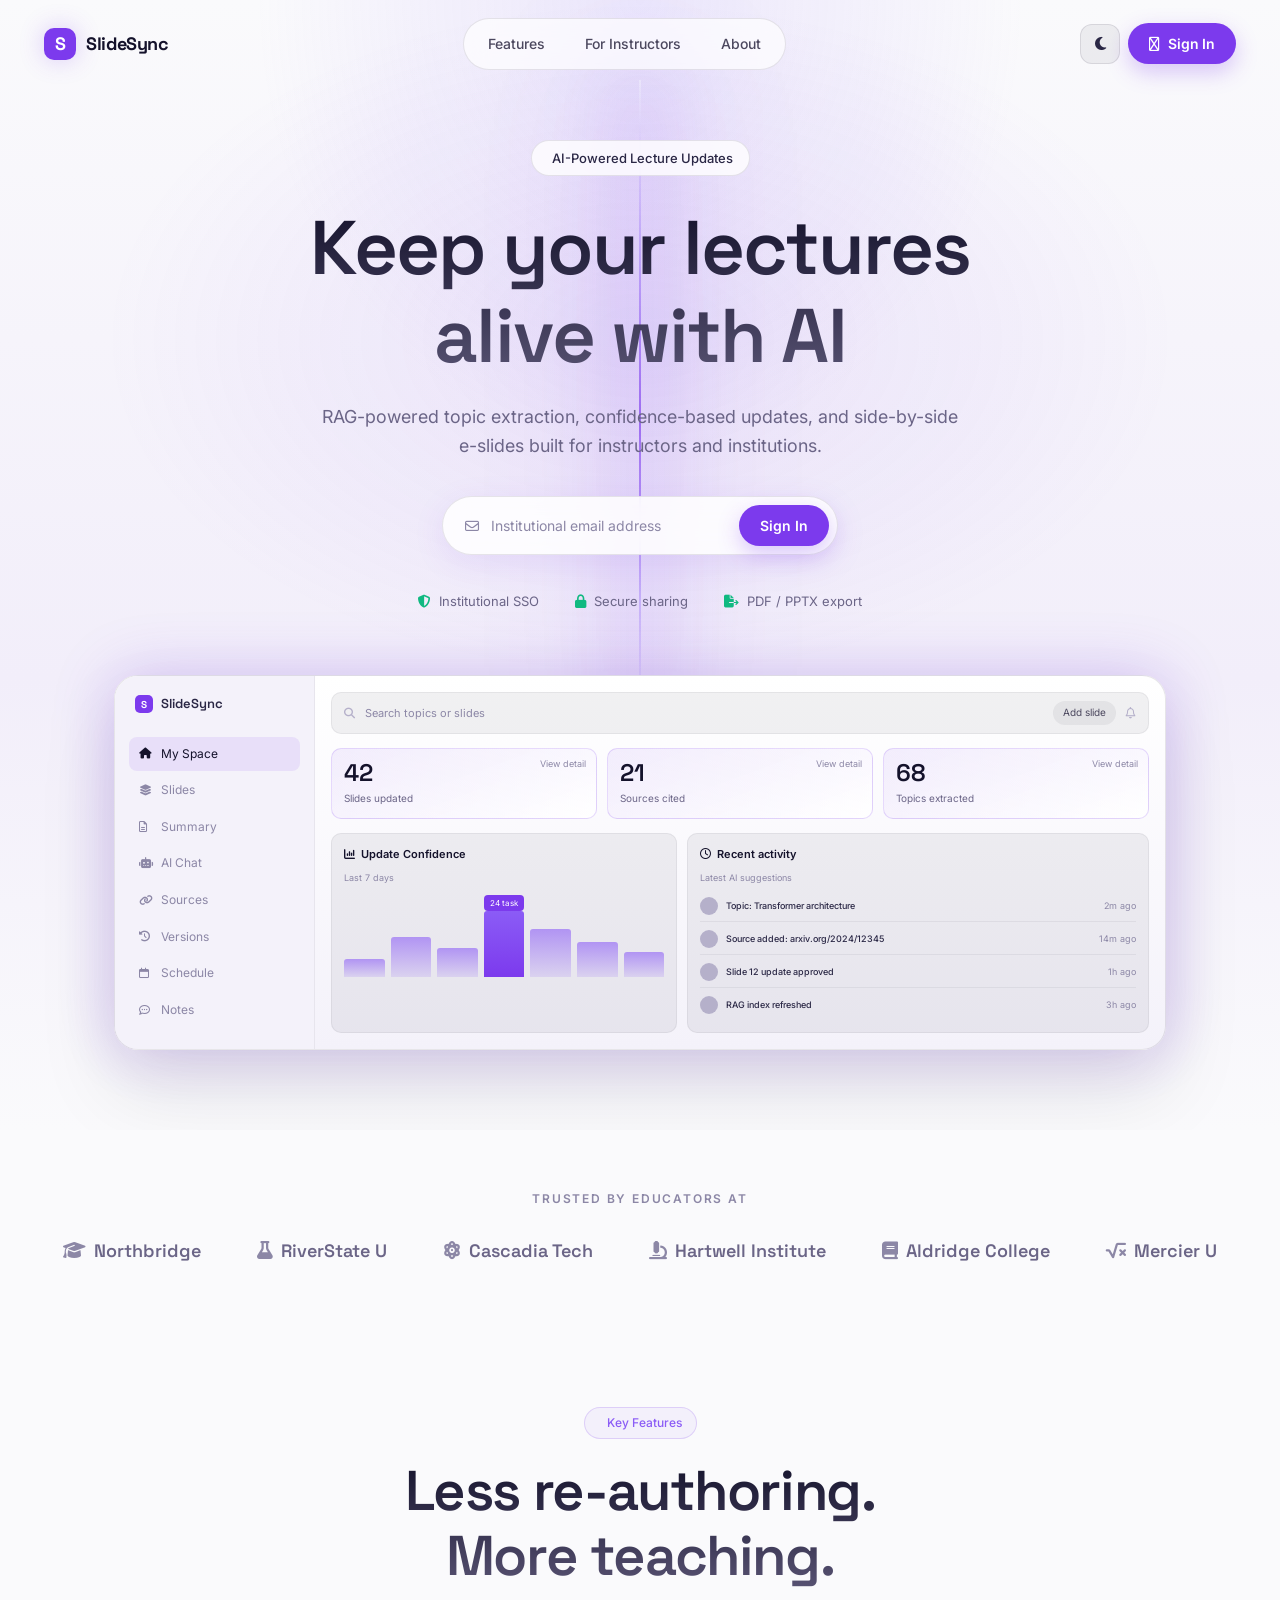
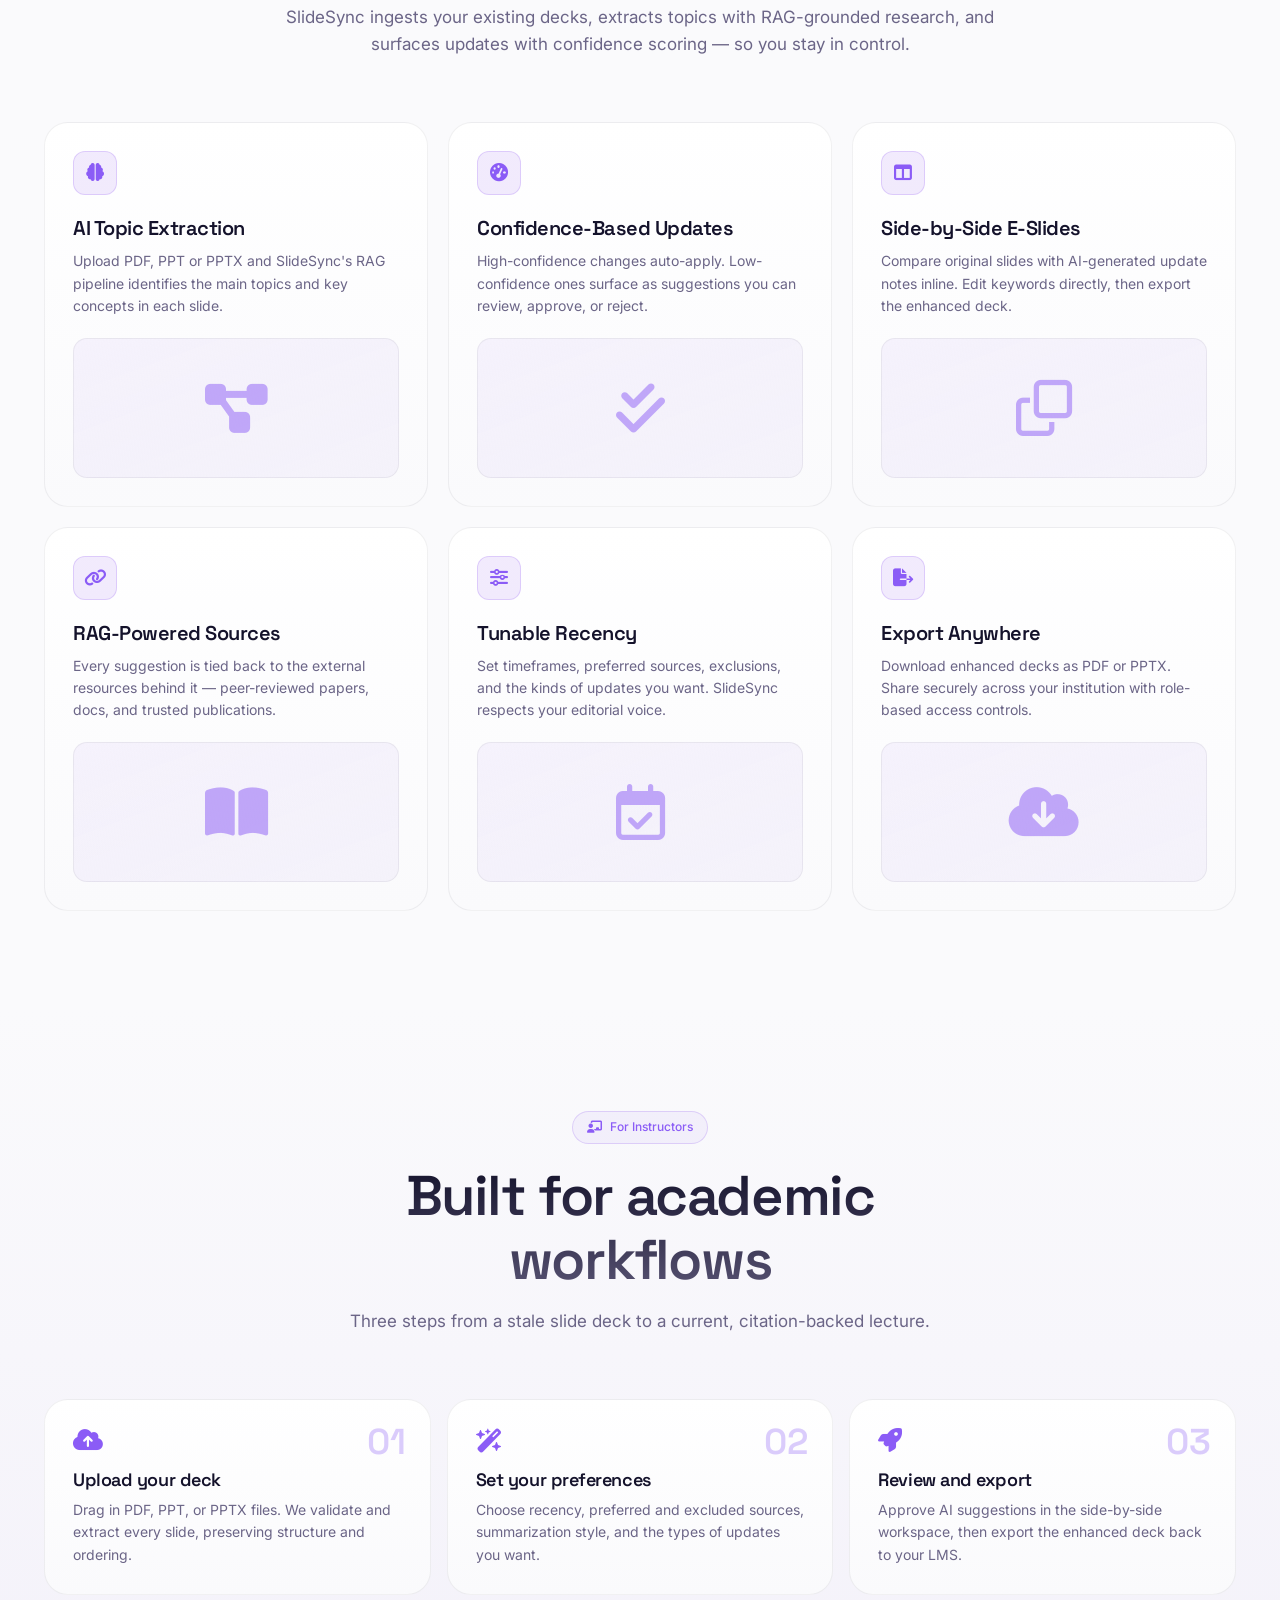
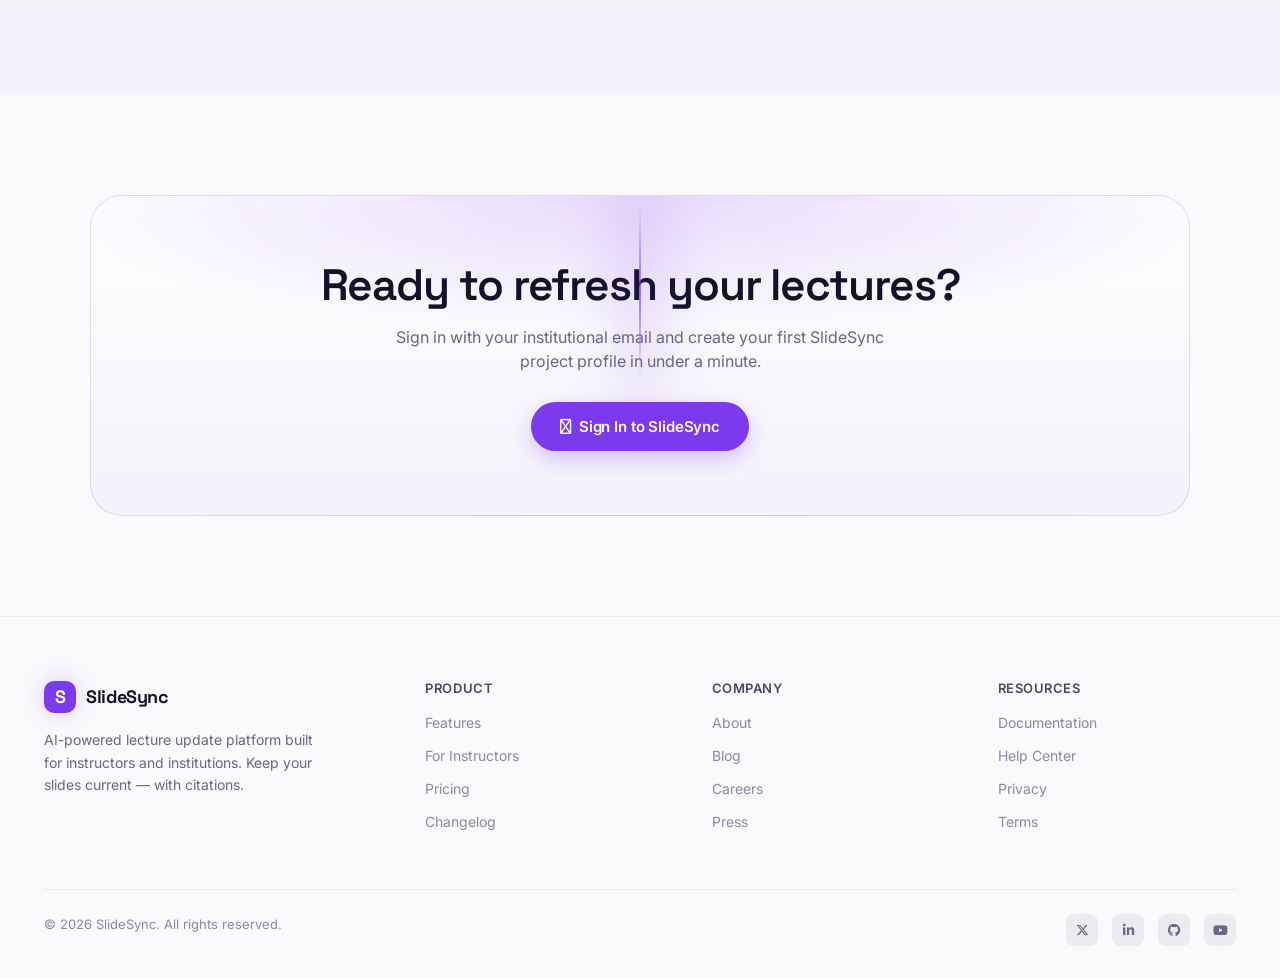
<file: index.html>
<!DOCTYPE html>
<html lang="en">
<head>
<meta charset="UTF-8">
<meta name="viewport" content="width=device-width, initial-scale=1.0">
<title>SlideSync — Keep your lectures alive with AI</title>
<meta name="description" content="AI-powered lecture update platform with RAG. Built for instructors and institutions to keep slide content current.">
<script>(function(){try{var t=localStorage.getItem('slidesync_theme');if(!t){t=window.matchMedia('(prefers-color-scheme: light)').matches?'light':'dark';}document.documentElement.setAttribute('data-theme',t);}catch(e){document.documentElement.setAttribute('data-theme','dark');}})();</script>
<link rel="preconnect" href="https://fonts.googleapis.com">
<link rel="preconnect" href="https://fonts.gstatic.com" crossorigin>
<link href="https://fonts.googleapis.com/css2?family=Inter:wght@400;500;600;700&family=Space+Grotesk:wght@500;600;700&display=swap" rel="stylesheet">
<link rel="stylesheet" href="https://cdnjs.cloudflare.com/ajax/libs/font-awesome/6.5.0/css/all.min.css">
<link rel="stylesheet" href="styles.css">
</head>
<body>

<!-- ====== Public nav ====== -->
<nav class="public-nav" id="publicNav">
  <div class="container">
    <a href="index.html" class="brand">
      <span class="brand-mark">S</span>
      SlideSync
    </a>
    <div class="nav-links" id="navLinks">
      <a href="#features">Features</a>
      <a href="#instructors">For Instructors</a>
      <a href="#about">About</a>
    </div>
    <div class="nav-actions">
      <button class="theme-toggle" onclick="toggleTheme()" aria-label="Toggle theme">
        <span class="ti ti-sun"><i class="fa-solid fa-sun"></i></span>
        <span class="ti ti-moon"><i class="fa-solid fa-moon"></i></span>
      </button>
      <button class="btn btn-light" onclick="openLogin()">
        <i class="fa-regular fa-arrow-right-to-bracket"></i> Sign In
      </button>
      <button class="mobile-toggle" onclick="toggleMobileMenu()" aria-label="Menu">
        <i class="fa-solid fa-bars"></i>
      </button>
    </div>
  </div>
</nav>

<!-- ====== Hero ====== -->
<header class="hero-bg">
  <div class="container hero">
    <span class="hero-badge">
      <i class="fa-solid fa-sparkles"></i> AI-Powered Lecture Updates
    </span>
    <h1>Keep your lectures<br>alive with AI</h1>
    <p class="subhead">
      RAG-powered topic extraction, confidence-based updates, and side-by-side
      e-slides built for instructors and institutions.
    </p>

    <div class="hero-cta">
      <i class="fa-regular fa-envelope input-icon"></i>
      <input type="email" placeholder="Institutional email address" id="heroEmail" autocomplete="email">
      <button class="btn btn-primary" onclick="openLoginWithEmail()">Sign In</button>
    </div>

    <div class="trust-signals">
      <span><i class="fa-solid fa-shield-halved"></i> Institutional SSO</span>
      <span><i class="fa-solid fa-lock"></i> Secure sharing</span>
      <span><i class="fa-solid fa-file-export"></i> PDF / PPTX export</span>
    </div>
  </div>

  <!-- Workspace mockup -->
  <div class="hero-mockup-wrap">
    <div class="hero-mockup">
      <aside class="mockup-sidebar">
        <div class="mockup-sidebar-brand">
          <span class="dot">S</span> SlideSync
        </div>
        <div class="mockup-nav-item active"><i class="fa-solid fa-house"></i> My Space</div>
        <div class="mockup-nav-item"><i class="fa-solid fa-layer-group"></i> Slides</div>
        <div class="mockup-nav-item"><i class="fa-regular fa-file-lines"></i> Summary</div>
        <div class="mockup-nav-item"><i class="fa-solid fa-robot"></i> AI Chat</div>
        <div class="mockup-nav-item"><i class="fa-solid fa-link"></i> Sources</div>
        <div class="mockup-nav-item"><i class="fa-solid fa-clock-rotate-left"></i> Versions</div>
        <div class="mockup-nav-item"><i class="fa-regular fa-calendar"></i> Schedule</div>
        <div class="mockup-nav-item"><i class="fa-regular fa-comment-dots"></i> Notes</div>
      </aside>
      <div class="mockup-main">
        <div class="mockup-topbar">
          <i class="fa-solid fa-magnifying-glass"></i>
          <span>Search topics or slides</span>
          <span class="spacer"></span>
          <span class="pill">Add slide</span>
          <i class="fa-regular fa-bell"></i>
        </div>
        <div class="mockup-stats">
          <div class="mockup-stat">
            <span class="view">View detail</span>
            <div class="num">42</div>
            <div class="label">Slides updated</div>
          </div>
          <div class="mockup-stat">
            <span class="view">View detail</span>
            <div class="num">21</div>
            <div class="label">Sources cited</div>
          </div>
          <div class="mockup-stat">
            <span class="view">View detail</span>
            <div class="num">68</div>
            <div class="label">Topics extracted</div>
          </div>
        </div>
        <div class="mockup-row">
          <div class="mockup-card">
            <div class="mockup-card-title"><i class="fa-solid fa-chart-column"></i> Update Confidence</div>
            <div class="mockup-card-sub">Last 7 days</div>
            <div class="mockup-bars">
              <span style="height:25%"></span>
              <span style="height:55%"></span>
              <span style="height:40%"></span>
              <span class="hi" style="height:90%"></span>
              <span style="height:65%"></span>
              <span style="height:48%"></span>
              <span style="height:35%"></span>
            </div>
          </div>
          <div class="mockup-card">
            <div class="mockup-card-title"><i class="fa-regular fa-clock"></i> Recent activity</div>
            <div class="mockup-card-sub">Latest AI suggestions</div>
            <div class="mockup-activity">
              <div class="mockup-activity-row">
                <div class="av"></div>
                <div class="info"><div class="title">Topic: Transformer architecture</div></div>
                <div class="time">2m ago</div>
              </div>
              <div class="mockup-activity-row">
                <div class="av"></div>
                <div class="info"><div class="title">Source added: arxiv.org/2024/12345</div></div>
                <div class="time">14m ago</div>
              </div>
              <div class="mockup-activity-row">
                <div class="av"></div>
                <div class="info"><div class="title">Slide 12 update approved</div></div>
                <div class="time">1h ago</div>
              </div>
              <div class="mockup-activity-row">
                <div class="av"></div>
                <div class="info"><div class="title">RAG index refreshed</div></div>
                <div class="time">3h ago</div>
              </div>
            </div>
          </div>
        </div>
      </div>
    </div>
  </div>
</header>

<!-- ====== Trust strip ====== -->
<section class="trust-strip">
  <div class="container">
    <div class="trust-strip-label reveal">Trusted by educators at</div>
    <div class="trust-logos reveal-stagger">
      <span><i class="fa-solid fa-graduation-cap"></i> Northbridge</span>
      <span><i class="fa-solid fa-flask"></i> RiverState U</span>
      <span><i class="fa-solid fa-atom"></i> Cascadia Tech</span>
      <span><i class="fa-solid fa-microscope"></i> Hartwell Institute</span>
      <span><i class="fa-solid fa-book"></i> Aldridge College</span>
      <span><i class="fa-solid fa-square-root-variable"></i> Mercier U</span>
    </div>
  </div>
</section>

<!-- ====== Features ====== -->
<section class="section" id="features">
  <div class="container">
    <div class="section-head reveal">
      <span class="section-eyebrow"><i class="fa-solid fa-sparkles"></i> Key Features</span>
      <h2>Less re-authoring.<br>More teaching.</h2>
      <p class="section-subhead">
        SlideSync ingests your existing decks, extracts topics with RAG-grounded research,
        and surfaces updates with confidence scoring — so you stay in control.
      </p>
    </div>

    <div class="features-grid reveal-stagger">
      <div class="feature-card">
        <div class="feature-icon"><i class="fa-solid fa-brain"></i></div>
        <h3>AI Topic Extraction</h3>
        <p>Upload PDF, PPT or PPTX and SlideSync's RAG pipeline identifies the main topics and key concepts in each slide.</p>
        <div class="visual"><i class="fa-solid fa-diagram-project"></i></div>
      </div>
      <div class="feature-card">
        <div class="feature-icon"><i class="fa-solid fa-gauge-high"></i></div>
        <h3>Confidence-Based Updates</h3>
        <p>High-confidence changes auto-apply. Low-confidence ones surface as suggestions you can review, approve, or reject.</p>
        <div class="visual"><i class="fa-solid fa-check-double"></i></div>
      </div>
      <div class="feature-card">
        <div class="feature-icon"><i class="fa-solid fa-table-columns"></i></div>
        <h3>Side-by-Side E-Slides</h3>
        <p>Compare original slides with AI-generated update notes inline. Edit keywords directly, then export the enhanced deck.</p>
        <div class="visual"><i class="fa-regular fa-clone"></i></div>
      </div>
      <div class="feature-card">
        <div class="feature-icon"><i class="fa-solid fa-link"></i></div>
        <h3>RAG-Powered Sources</h3>
        <p>Every suggestion is tied back to the external resources behind it — peer-reviewed papers, docs, and trusted publications.</p>
        <div class="visual"><i class="fa-solid fa-book-open"></i></div>
      </div>
      <div class="feature-card">
        <div class="feature-icon"><i class="fa-solid fa-sliders"></i></div>
        <h3>Tunable Recency</h3>
        <p>Set timeframes, preferred sources, exclusions, and the kinds of updates you want. SlideSync respects your editorial voice.</p>
        <div class="visual"><i class="fa-regular fa-calendar-check"></i></div>
      </div>
      <div class="feature-card">
        <div class="feature-icon"><i class="fa-solid fa-file-export"></i></div>
        <h3>Export Anywhere</h3>
        <p>Download enhanced decks as PDF or PPTX. Share securely across your institution with role-based access controls.</p>
        <div class="visual"><i class="fa-solid fa-cloud-arrow-down"></i></div>
      </div>
    </div>
  </div>
</section>

<!-- ====== For instructors ====== -->
<section class="section instructors" id="instructors">
  <div class="container">
    <div class="section-head reveal">
      <span class="section-eyebrow"><i class="fa-solid fa-chalkboard-user"></i> For Instructors</span>
      <h2>Built for academic workflows</h2>
      <p class="section-subhead">
        Three steps from a stale slide deck to a current, citation-backed lecture.
      </p>
    </div>

    <div class="instructors-grid reveal-stagger">
      <div class="step-card">
        <span class="step-num">01</span>
        <i class="fa-solid fa-cloud-arrow-up step-icon"></i>
        <h3>Upload your deck</h3>
        <p>Drag in PDF, PPT, or PPTX files. We validate and extract every slide, preserving structure and ordering.</p>
      </div>
      <div class="step-card">
        <span class="step-num">02</span>
        <i class="fa-solid fa-wand-magic-sparkles step-icon"></i>
        <h3>Set your preferences</h3>
        <p>Choose recency, preferred and excluded sources, summarization style, and the types of updates you want.</p>
      </div>
      <div class="step-card">
        <span class="step-num">03</span>
        <i class="fa-solid fa-rocket step-icon"></i>
        <h3>Review and export</h3>
        <p>Approve AI suggestions in the side-by-side workspace, then export the enhanced deck back to your LMS.</p>
      </div>
    </div>
  </div>
</section>

<!-- ====== CTA banner ====== -->
<section id="about">
  <div class="container">
    <div class="cta-banner reveal-scale">
      <h2>Ready to refresh your lectures?</h2>
      <p>Sign in with your institutional email and create your first SlideSync project profile in under a minute.</p>
      <button class="btn btn-light btn-lg" onclick="openLogin()">
        <i class="fa-regular fa-arrow-right-to-bracket"></i> Sign In to SlideSync
      </button>
    </div>
  </div>
</section>

<!-- ====== Footer ====== -->
<footer class="footer">
  <div class="container">
    <div class="footer-top">
      <div>
        <a href="index.html" class="brand">
          <span class="brand-mark">S</span>
          SlideSync
        </a>
        <p class="footer-brand-text">
          AI-powered lecture update platform built for instructors and institutions.
          Keep your slides current — with citations.
        </p>
      </div>
      <div class="footer-col">
        <h4>Product</h4>
        <ul>
          <li><a href="#features">Features</a></li>
          <li><a href="#instructors">For Instructors</a></li>
          <li><a href="#">Pricing</a></li>
          <li><a href="#">Changelog</a></li>
        </ul>
      </div>
      <div class="footer-col">
        <h4>Company</h4>
        <ul>
          <li><a href="#about">About</a></li>
          <li><a href="#">Blog</a></li>
          <li><a href="#">Careers</a></li>
          <li><a href="#">Press</a></li>
        </ul>
      </div>
      <div class="footer-col">
        <h4>Resources</h4>
        <ul>
          <li><a href="#">Documentation</a></li>
          <li><a href="#">Help Center</a></li>
          <li><a href="#">Privacy</a></li>
          <li><a href="#">Terms</a></li>
        </ul>
      </div>
    </div>
    <div class="footer-bottom">
      <span>&copy; 2026 SlideSync. All rights reserved.</span>
      <div class="footer-socials">
        <a href="#" aria-label="Twitter"><i class="fa-brands fa-x-twitter"></i></a>
        <a href="#" aria-label="LinkedIn"><i class="fa-brands fa-linkedin-in"></i></a>
        <a href="#" aria-label="GitHub"><i class="fa-brands fa-github"></i></a>
        <a href="#" aria-label="YouTube"><i class="fa-brands fa-youtube"></i></a>
      </div>
    </div>
  </div>
</footer>

<!-- ====== Login modal ====== -->
<div class="modal-overlay" id="loginModal">
  <div class="modal">
    <div class="modal-header">
      <div>
        <h2>Welcome back</h2>
        <p>Sign in with your institutional account to continue.</p>
      </div>
      <button class="modal-close" onclick="closeLogin()" aria-label="Close">
        <i class="fa-solid fa-xmark"></i>
      </button>
    </div>
    <div class="modal-body">
      <div class="form-error" id="loginError">
        <i class="fa-solid fa-circle-exclamation"></i> <span id="loginErrorText"></span>
      </div>
      <form id="loginForm" onsubmit="handleLogin(event)">
        <div class="form-row">
          <label for="loginEmail">Institutional email <span class="req">*</span></label>
          <input type="email" id="loginEmail" class="form-input"
                 placeholder="you@university.edu" required autocomplete="email">
          <div class="form-help">Use your university or institution-issued email.</div>
        </div>
        <div class="form-row">
          <label for="loginPassword">Password <span class="req">*</span></label>
          <input type="password" id="loginPassword" class="form-input"
                 placeholder="Enter your password" required autocomplete="current-password" minlength="6">
        </div>
        <div class="form-row" style="display:flex; justify-content:space-between; align-items:center;">
          <label class="checkbox-pill checked" style="cursor:pointer;">
            <input type="checkbox" id="rememberMe" checked>
            Remember me
          </label>
          <a href="#" style="font-size:13px; color:var(--primary-light);">Forgot password?</a>
        </div>
        <button type="submit" class="btn btn-primary btn-block btn-lg">
          <i class="fa-solid fa-arrow-right"></i> Sign In
        </button>
        <div style="text-align:center; margin-top:14px; font-size:13px; color:var(--slate-400);">
          Or sign in with
          <button type="button" style="color:var(--primary-light); margin-left:4px; font-weight:600;"
                  onclick="handleSSO()">
            <i class="fa-solid fa-shield-halved"></i> Institutional SSO
          </button>
        </div>
      </form>
    </div>
  </div>
</div>

<div class="toast-wrap" id="toastWrap"></div>

<script src="app.js"></script>
</body>
</html>
</file>
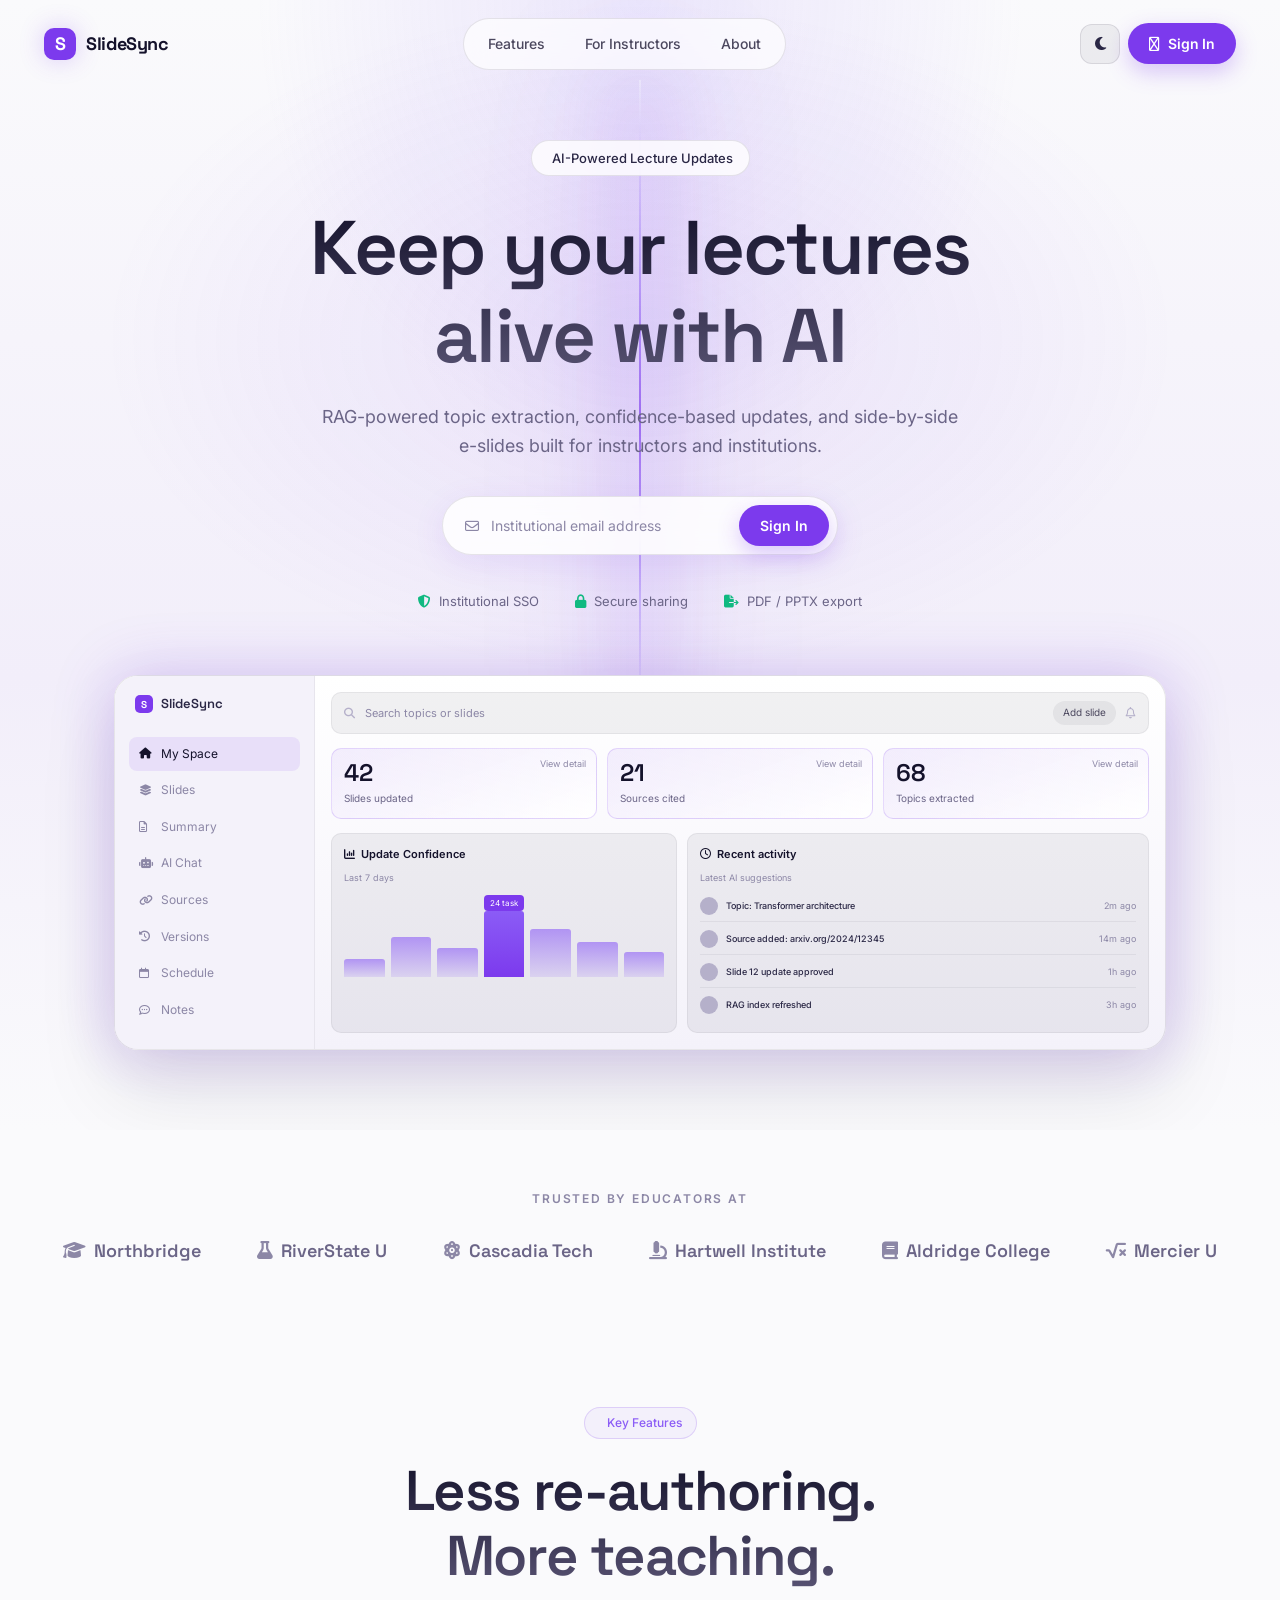
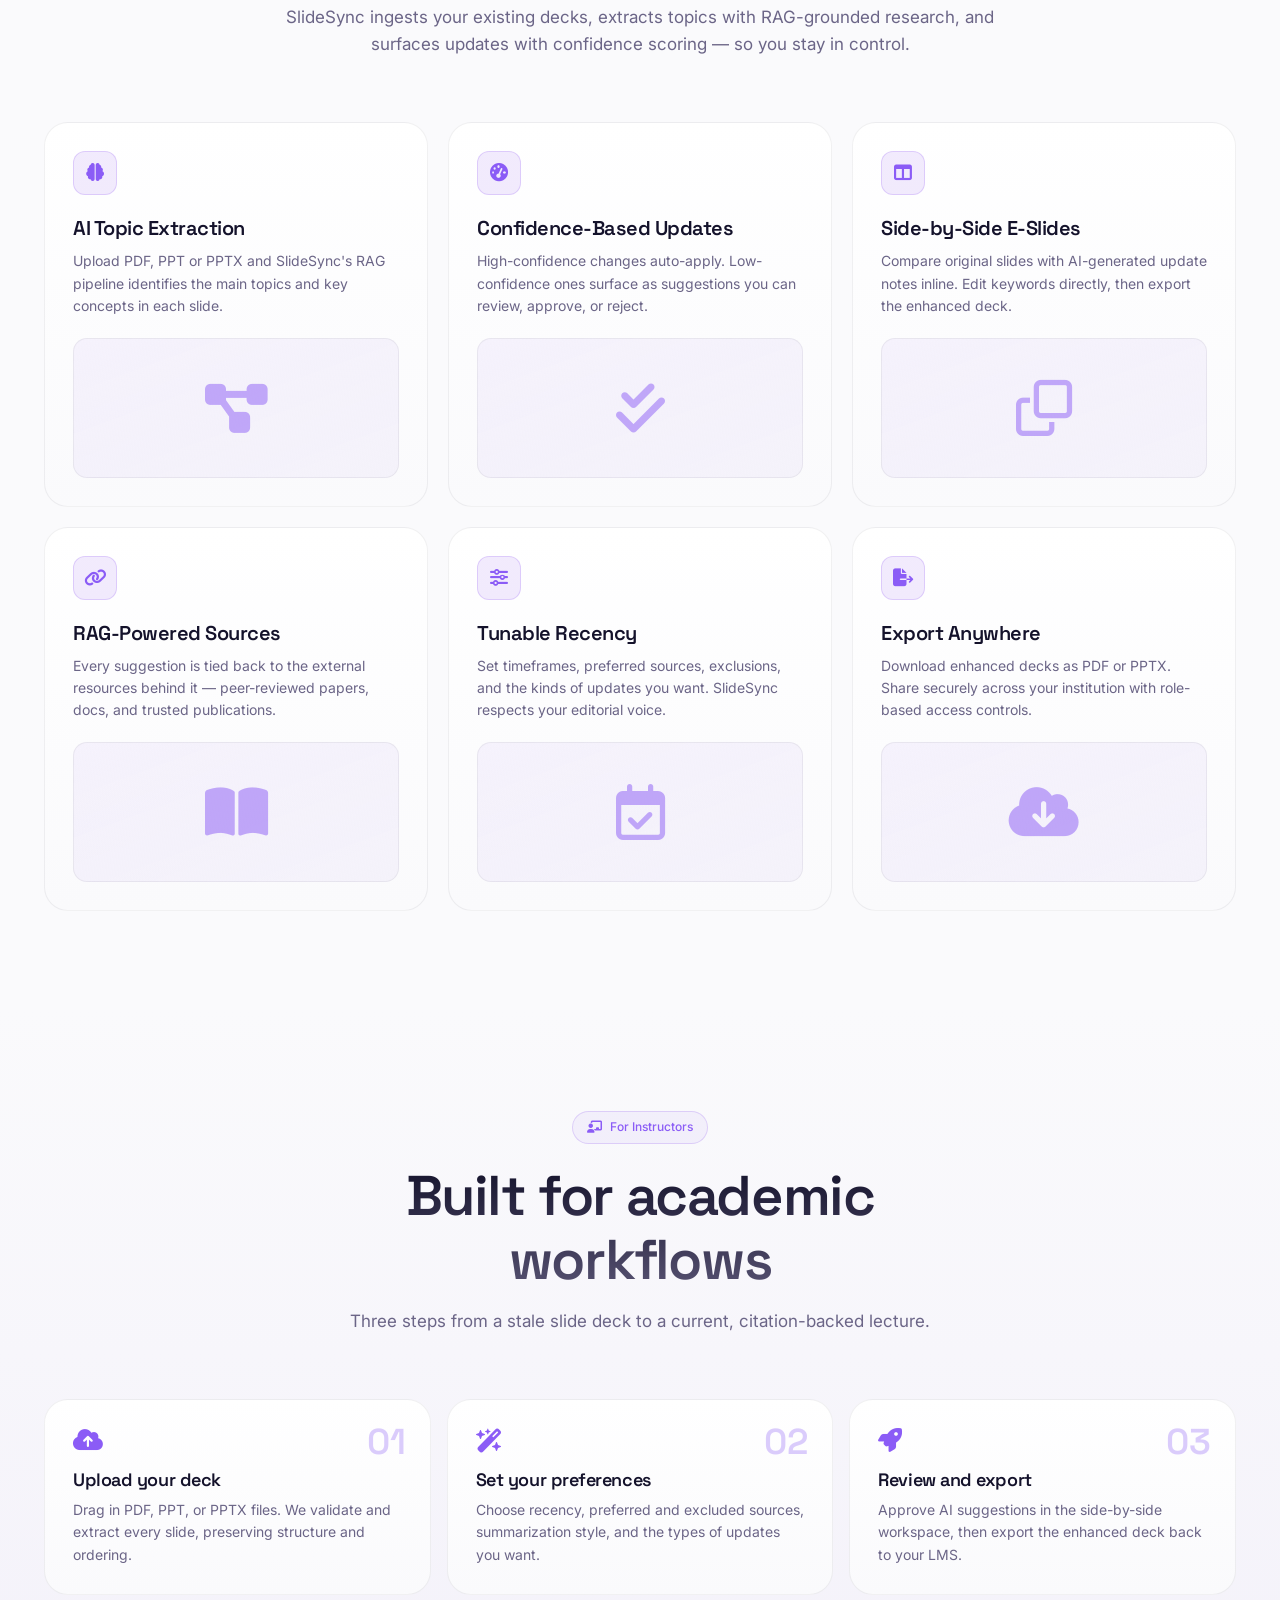
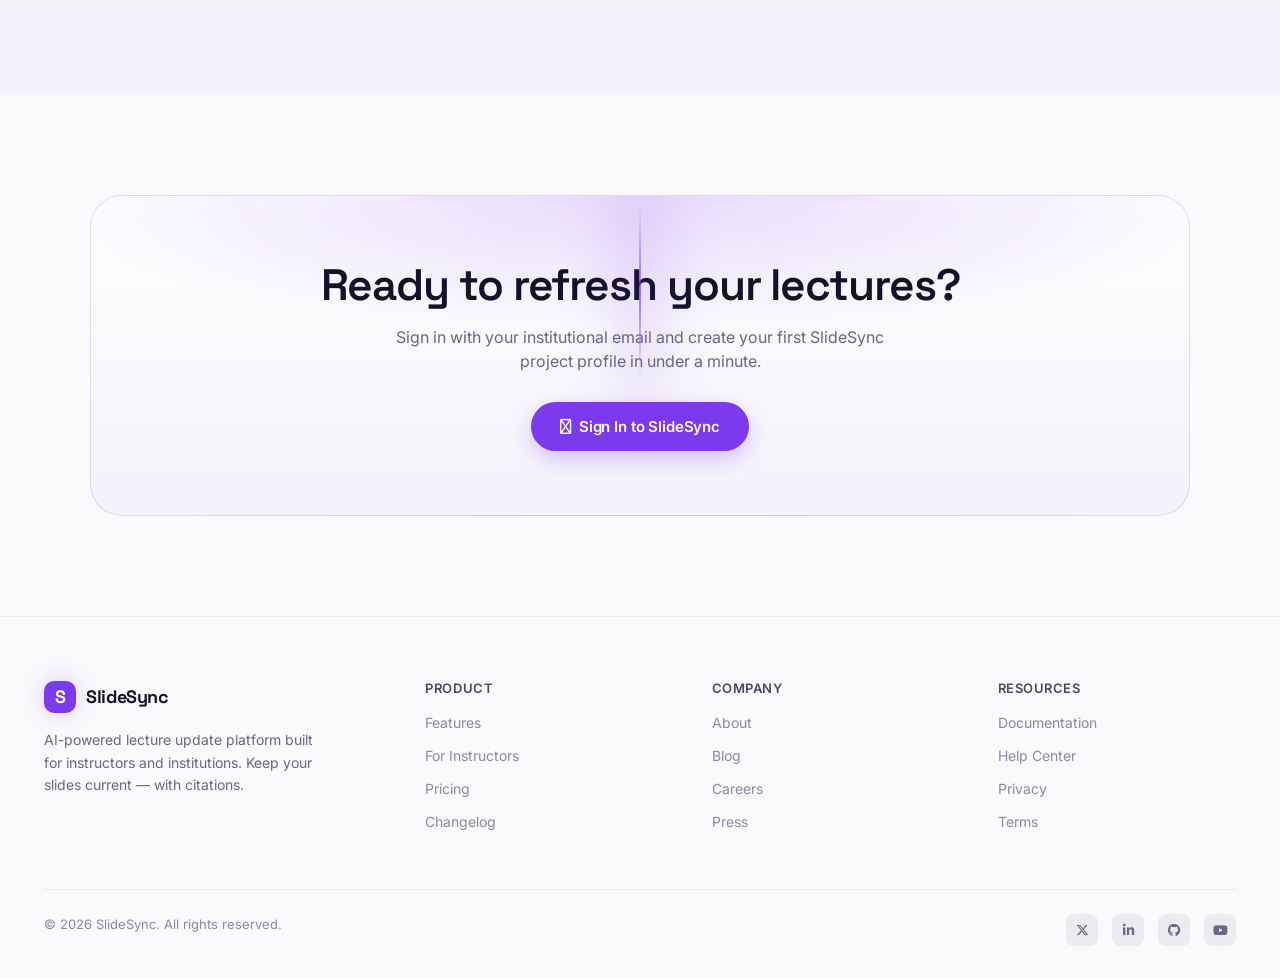
<file: my-space.html>
<!DOCTYPE html>
<html lang="en">
<head>
<meta charset="UTF-8">
<meta name="viewport" content="width=device-width, initial-scale=1.0">
<title>My Space — SlideSync</title>
<script>(function(){try{var t=localStorage.getItem('slidesync_theme');if(!t){t=window.matchMedia('(prefers-color-scheme: light)').matches?'light':'dark';}document.documentElement.setAttribute('data-theme',t);}catch(e){document.documentElement.setAttribute('data-theme','dark');}})();</script>
<link rel="preconnect" href="https://fonts.googleapis.com">
<link rel="preconnect" href="https://fonts.gstatic.com" crossorigin>
<link href="https://fonts.googleapis.com/css2?family=Inter:wght@400;500;600;700&family=Space+Grotesk:wght@500;600;700&display=swap" rel="stylesheet">
<link rel="stylesheet" href="https://cdnjs.cloudflare.com/ajax/libs/font-awesome/6.5.0/css/all.min.css">
<link rel="stylesheet" href="styles.css">
</head>
<body class="app-enter">
<div class="sidebar-overlay" id="sidebarOverlay" onclick="toggleSidebar()"></div>

<div class="app-layout">
  <!-- Sidebar -->
  <aside class="sidebar" id="sidebar">
    <button class="sidebar-close" onclick="toggleSidebar()" aria-label="Close sidebar">
      <i class="fa-solid fa-xmark"></i>
    </button>
    <a href="my-space.html" class="sidebar-brand">
      <span class="brand-mark">S</span>
      SlideSync
    </a>

    <div class="sidebar-section-label">Menu</div>
    <nav class="sidebar-nav">
      <a href="my-space.html" class="nav-item">
        <i class="fa-solid fa-house"></i> Home
      </a>
      <a href="index.html#features" class="nav-item">
        <i class="fa-solid fa-sparkles"></i> Features
      </a>
      <a href="my-space.html" class="nav-item active">
        <i class="fa-solid fa-folder-open"></i> My Space
      </a>
      <a href="index.html#about" class="nav-item">
        <i class="fa-solid fa-circle-info"></i> About
      </a>
    </nav>

    <div class="sidebar-footer">
      <div class="sidebar-tools">
        <div class="user-info">
          <div class="user-avatar" id="userInitials">U</div>
          <div class="user-meta">
            <div class="user-name" id="userName">User Name</div>
            <div class="user-uni" id="userUni">University</div>
          </div>
        </div>
        <button class="theme-toggle" onclick="toggleTheme()" aria-label="Toggle theme">
          <span class="ti ti-sun"><i class="fa-solid fa-sun"></i></span>
          <span class="ti ti-moon"><i class="fa-solid fa-moon"></i></span>
        </button>
      </div>
      <button class="signout-btn" onclick="logout()">
        <i class="fa-solid fa-right-from-bracket"></i> Sign Out
      </button>
    </div>
  </aside>

  <!-- Main -->
  <main class="main">
    <div class="mobile-header">
      <button class="sidebar-mobile-toggle" onclick="toggleSidebar()" aria-label="Open menu">
        <i class="fa-solid fa-bars"></i>
      </button>
      <a href="my-space.html" class="brand">
        <span class="brand-mark">S</span> SlideSync
      </a>
      <div style="width:40px;"></div>
    </div>

    <div class="main-header">
      <div>
        <h1>My Project Profiles</h1>
        <p>Lecture decks you've enhanced with SlideSync, sorted by last modified.</p>
      </div>
      <button class="btn btn-primary btn-lg" onclick="openProjectModal()">
        <i class="fa-solid fa-plus"></i> New Project Profile
      </button>
    </div>

    <div class="profile-grid" id="profileGrid">
      <!-- Cards rendered by JS -->
    </div>
  </main>
</div>

<!-- Project profile modal (create / edit) -->
<div class="modal-overlay" id="projectModal">
  <div class="modal modal-lg">
    <div class="modal-header">
      <div>
        <h2 id="projectModalTitle">New Project Profile</h2>
        <p id="projectModalSubtitle">Configure how SlideSync should update this lecture deck.</p>
      </div>
      <button class="modal-close" onclick="closeProjectModal()" aria-label="Close">
        <i class="fa-solid fa-xmark"></i>
      </button>
    </div>
    <div class="modal-body">
      <form id="projectForm" onsubmit="handleProjectSubmit(event)">
        <input type="hidden" id="projectId">

        <div class="form-row">
          <label for="projectTitle">Project title <span class="req">*</span></label>
          <input type="text" id="projectTitle" class="form-input"
                 placeholder="e.g. Intro to Machine Learning — Fall 2026" required>
        </div>

        <div class="form-row">
          <label for="recency">Recency of information</label>
          <select id="recency" class="form-select">
            <option value="3m">Last 3 months</option>
            <option value="6m" selected>Last 6 months</option>
            <option value="1y">Last 12 months</option>
            <option value="2y">Last 2 years</option>
            <option value="5y">Last 5 years</option>
            <option value="all">No time limit</option>
          </select>
          <div class="form-help">SlideSync will prioritize sources within this window.</div>
        </div>

        <div class="form-row">
          <label for="preferredSources">Preferred sources</label>
          <textarea id="preferredSources" class="form-textarea"
            placeholder="One per line, e.g.&#10;arxiv.org&#10;nature.com&#10;your-uni-press.edu"></textarea>
          <div class="form-help">Domains, journals, or repositories SlideSync should favor.</div>
        </div>

        <div class="form-row">
          <label for="excludedSources">Excluded sources</label>
          <textarea id="excludedSources" class="form-textarea"
            placeholder="One per line, e.g.&#10;wikipedia.org&#10;medium.com"></textarea>
          <div class="form-help">Sources SlideSync should never cite.</div>
        </div>

        <div class="form-row">
          <label>Types of updates wanted</label>
          <div class="checkbox-group" id="updateTypesGroup">
            <label class="checkbox-pill">
              <input type="checkbox" value="new-research"> New research
            </label>
            <label class="checkbox-pill">
              <input type="checkbox" value="terminology"> Terminology
            </label>
            <label class="checkbox-pill">
              <input type="checkbox" value="examples"> Examples
            </label>
            <label class="checkbox-pill">
              <input type="checkbox" value="statistics"> Statistics
            </label>
            <label class="checkbox-pill">
              <input type="checkbox" value="case-studies"> Case studies
            </label>
            <label class="checkbox-pill">
              <input type="checkbox" value="references"> References
            </label>
            <label class="checkbox-pill">
              <input type="checkbox" value="visuals"> Visuals
            </label>
          </div>
        </div>

        <div class="form-row">
          <label for="summarization">Summarization preferences</label>
          <select id="summarization" class="form-select">
            <option value="concise" selected>Concise — bullet points only</option>
            <option value="balanced">Balanced — short paragraphs</option>
            <option value="detailed">Detailed — full explanations</option>
            <option value="academic">Academic — formal, with citations inline</option>
          </select>
        </div>

        <div id="versionHistoryWrap" style="display:none;">
          <div class="modal-form-divider"></div>
          <div class="version-history">
            <h4><i class="fa-solid fa-clock-rotate-left"></i> Version history</h4>
            <div id="versionList"></div>
          </div>
        </div>

        <div class="form-actions">
          <button type="button" class="btn btn-outline" onclick="closeProjectModal()">Cancel</button>
          <button type="submit" class="btn btn-primary" id="projectSaveBtn">
            <i class="fa-solid fa-check"></i> Save Profile
          </button>
        </div>
      </form>
    </div>
  </div>
</div>

<!-- Delete confirm modal -->
<div class="modal-overlay" id="deleteModal">
  <div class="modal">
    <div class="modal-body" style="padding-top:32px;">
      <div class="confirm-icon"><i class="fa-solid fa-triangle-exclamation"></i></div>
      <h2 style="text-align:center; font-size:20px; color:var(--white); margin-bottom:8px;">
        Delete project profile?
      </h2>
      <p class="modal-confirm-text">
        Are you sure you want to delete <strong id="deleteProjectName"></strong>?
        This action cannot be undone — slides, summaries, and versions will be removed permanently.
      </p>
      <div class="form-actions" style="justify-content:center; margin-top:24px;">
        <button class="btn btn-outline" onclick="closeDeleteModal()">Cancel</button>
        <button class="btn btn-danger" onclick="confirmDelete()">
          <i class="fa-solid fa-trash"></i> Delete profile
        </button>
      </div>
    </div>
  </div>
</div>

<div class="toast-wrap" id="toastWrap"></div>

<script src="app.js"></script>
<script>
  if (!requireAuth()) { /* redirected */ }
  else {
    initSidebarUserInfo();
    renderProfiles();
  }
</script>
</body>
</html>
</file>
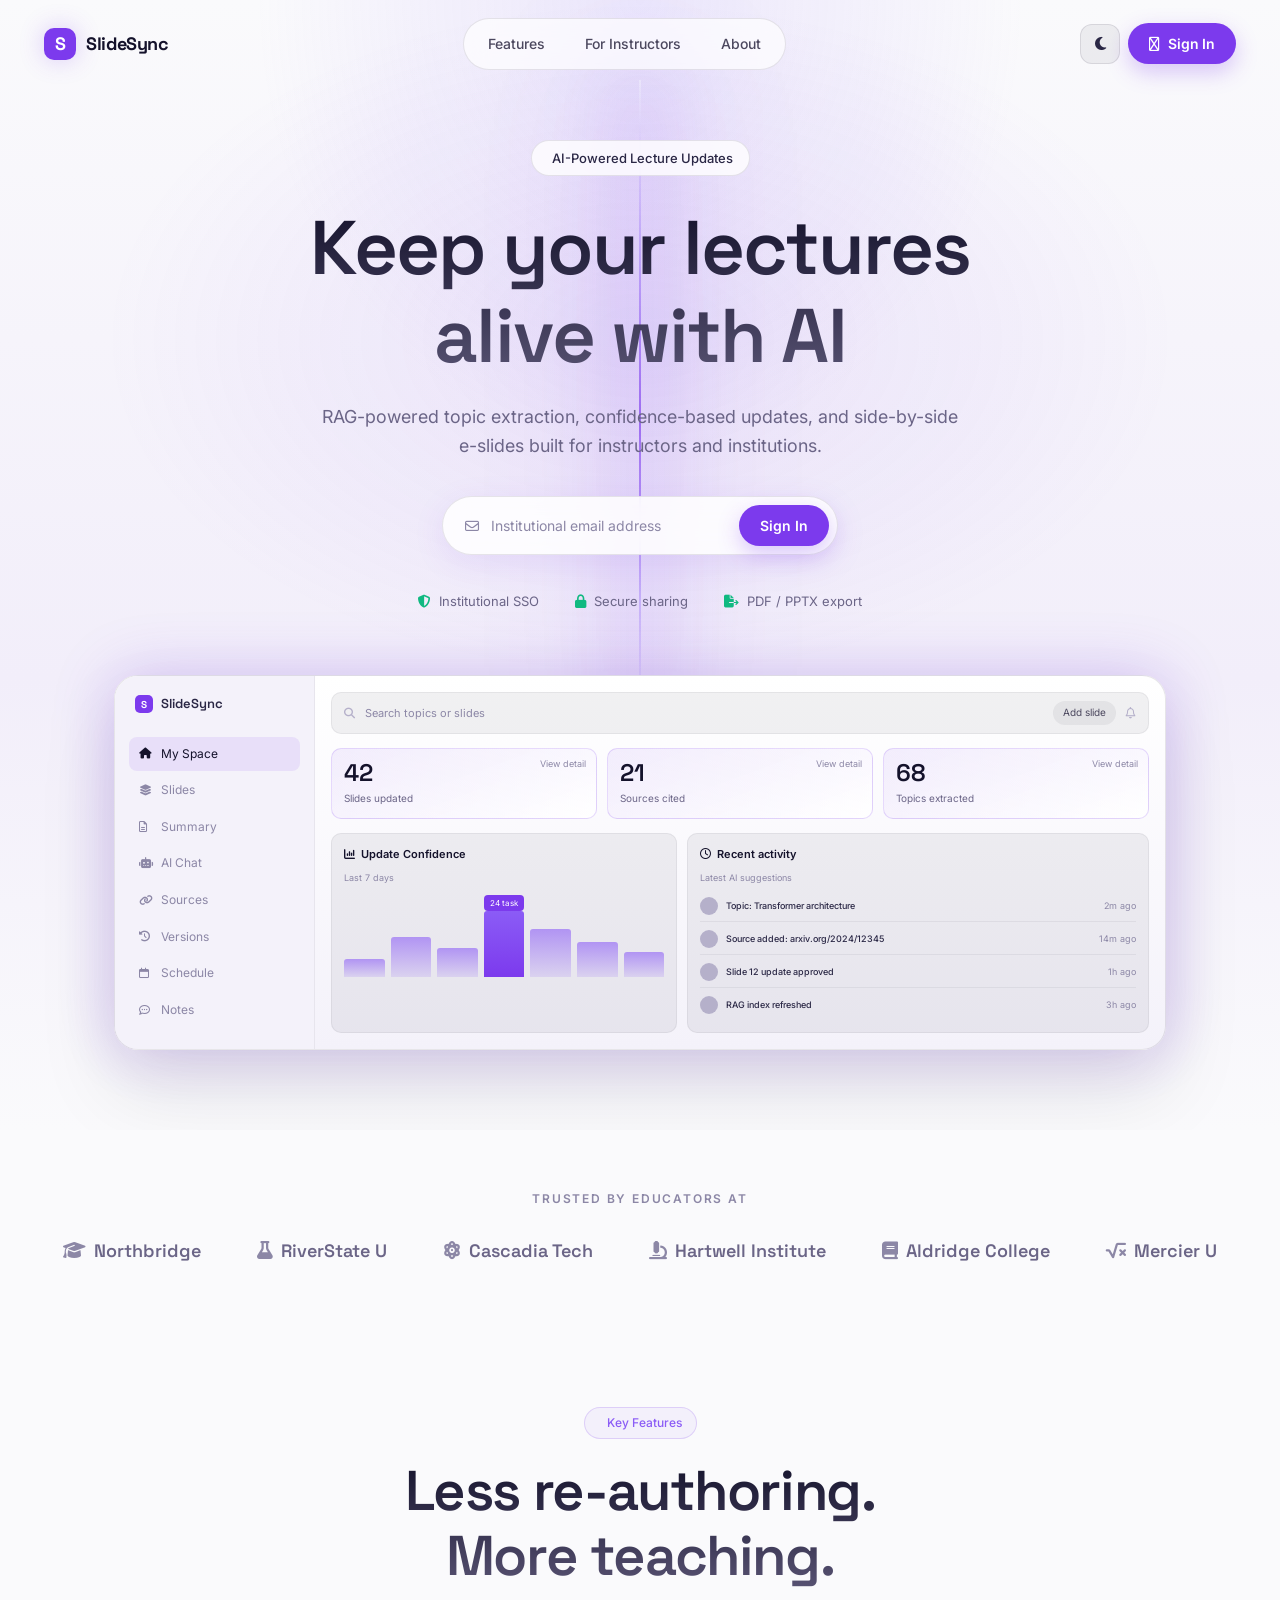
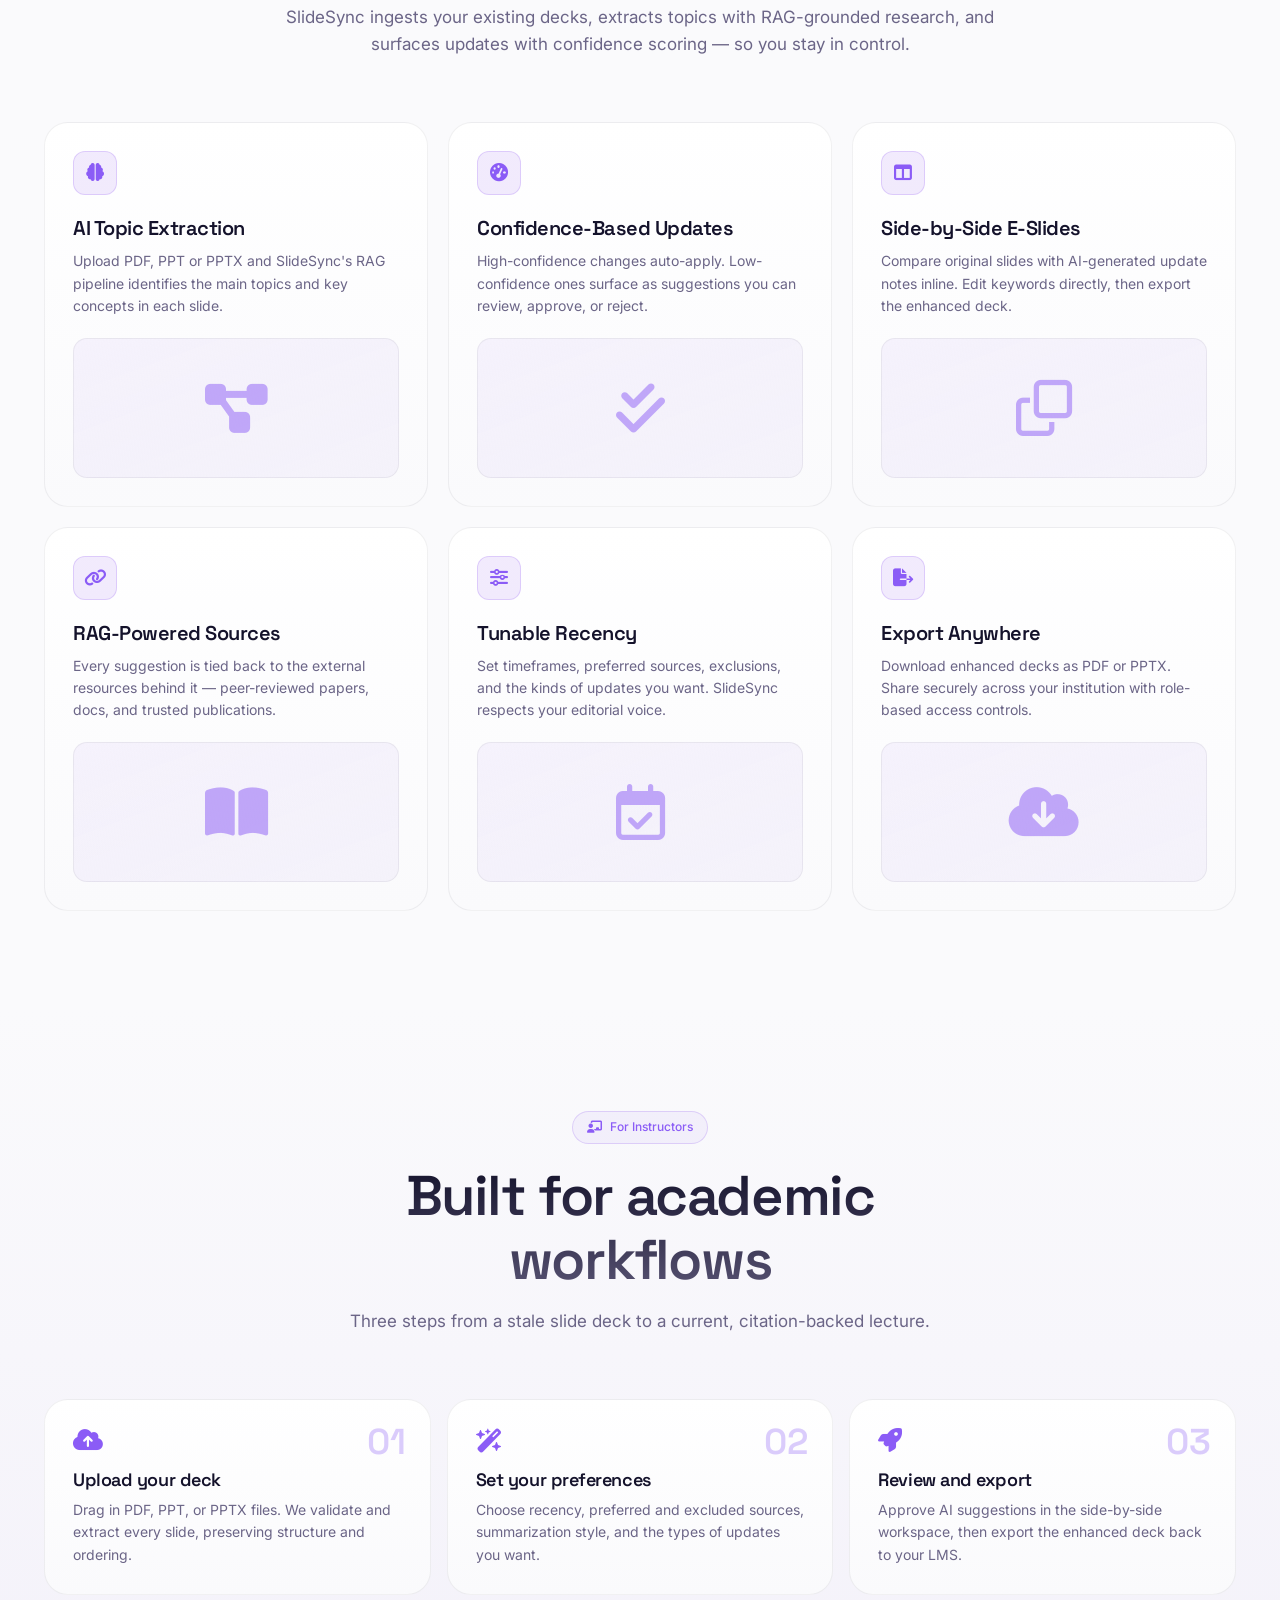
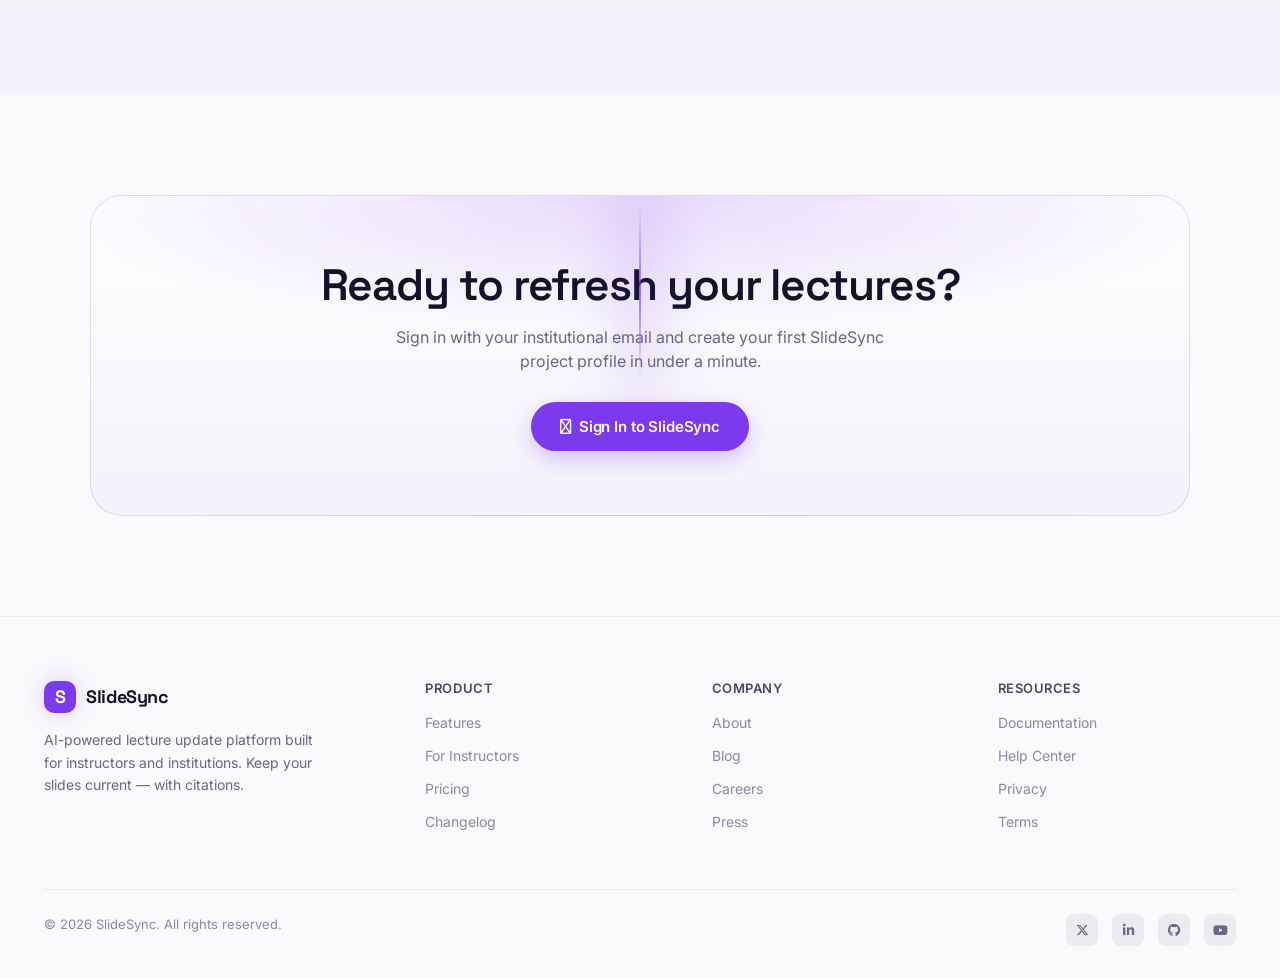
<file: workspace.html>
<!DOCTYPE html>
<html lang="en">
<head>
<meta charset="UTF-8">
<meta name="viewport" content="width=device-width, initial-scale=1.0">
<title>Workspace — SlideSync</title>
<script>(function(){try{var t=localStorage.getItem('slidesync_theme');if(!t){t=window.matchMedia('(prefers-color-scheme: light)').matches?'light':'dark';}document.documentElement.setAttribute('data-theme',t);}catch(e){document.documentElement.setAttribute('data-theme','dark');}})();</script>
<link rel="preconnect" href="https://fonts.googleapis.com">
<link rel="preconnect" href="https://fonts.gstatic.com" crossorigin>
<link href="https://fonts.googleapis.com/css2?family=Inter:wght@400;500;600;700&family=Space+Grotesk:wght@500;600;700&display=swap" rel="stylesheet">
<link rel="stylesheet" href="https://cdnjs.cloudflare.com/ajax/libs/font-awesome/6.5.0/css/all.min.css">
<link rel="stylesheet" href="styles.css">
</head>
<body class="app-enter">
<div class="sidebar-overlay" id="sidebarOverlay" onclick="toggleSidebar()"></div>

<div class="app-layout">
  <!-- Sidebar -->
  <aside class="sidebar" id="sidebar">
    <button class="sidebar-close" onclick="toggleSidebar()" aria-label="Close sidebar">
      <i class="fa-solid fa-xmark"></i>
    </button>
    <a href="my-space.html" class="sidebar-brand">
      <span class="brand-mark">S</span>
      SlideSync
    </a>

    <div class="sidebar-section-label">Menu</div>
    <nav class="sidebar-nav">
      <a href="my-space.html" class="nav-item">
        <i class="fa-solid fa-house"></i> Home
      </a>
      <a href="index.html#features" class="nav-item">
        <i class="fa-solid fa-sparkles"></i> Features
      </a>
      <a href="my-space.html" class="nav-item active">
        <i class="fa-solid fa-folder-open"></i> My Space
      </a>
      <a href="index.html#about" class="nav-item">
        <i class="fa-solid fa-circle-info"></i> About
      </a>
    </nav>

    <div class="sidebar-footer">
      <div class="sidebar-tools">
        <div class="user-info">
          <div class="user-avatar" id="userInitials">U</div>
          <div class="user-meta">
            <div class="user-name" id="userName">User Name</div>
            <div class="user-uni" id="userUni">University</div>
          </div>
        </div>
        <button class="theme-toggle" onclick="toggleTheme()" aria-label="Toggle theme">
          <span class="ti ti-sun"><i class="fa-solid fa-sun"></i></span>
          <span class="ti ti-moon"><i class="fa-solid fa-moon"></i></span>
        </button>
      </div>
      <button class="signout-btn" onclick="logout()">
        <i class="fa-solid fa-right-from-bracket"></i> Sign Out
      </button>
    </div>
  </aside>

  <!-- Workspace -->
  <main style="min-width:0; display:flex; flex-direction:column;">

    <div class="mobile-header" style="padding:16px 16px 0;">
      <button class="sidebar-mobile-toggle" onclick="toggleSidebar()" aria-label="Open menu">
        <i class="fa-solid fa-bars"></i>
      </button>
      <a href="my-space.html" class="brand">
        <span class="brand-mark">S</span> SlideSync
      </a>
      <a href="my-space.html" class="btn btn-ghost btn-sm">
        <i class="fa-solid fa-arrow-left"></i> Back
      </a>
    </div>

    <div class="workspace-layout" style="flex:1;">
      <!-- Left panel -->
      <section class="workspace-left">
        <div class="workspace-header">
          <h2>
            <i class="fa-solid fa-layer-group" style="color:var(--primary-light);"></i>
            <span class="title-text" id="projectTitleHeader">Project</span>
          </h2>
          <a href="my-space.html" class="btn btn-ghost btn-sm" title="Back to My Space">
            <i class="fa-solid fa-arrow-left"></i>
          </a>
        </div>

        <label class="upload-zone" id="uploadZone">
          <input type="file" id="fileInput" multiple accept=".pdf,.ppt,.pptx">
          <i class="fa-solid fa-cloud-arrow-up"></i>
          <div class="upload-zone-title">Upload slides</div>
          <div class="upload-zone-help">Drop or click — PDF, PPT, PPTX (max 50MB)</div>
        </label>

        <div class="upload-status" id="uploadStatus"></div>

        <div class="thumbnails" id="thumbnails">
          <!-- Slide thumbnails rendered by JS -->
        </div>

        <!-- AI Chat -->
        <div class="chat-section">
          <div class="chat-header">
            <span class="ai-status"></span>
            <i class="fa-solid fa-robot" style="color:var(--primary-light);"></i>
            AI Assistant
            <span style="margin-left:auto; font-size:11px; color:var(--slate-500); font-weight:400;">
              RAG enabled
            </span>
          </div>
          <div class="chat-messages" id="chatMessages">
            <div class="chat-message ai">
              Hi! I've analyzed your slides and surfaced topic updates with confidence
              scores. Ask me anything about a specific slide, or how I made a decision.
            </div>
          </div>
          <form class="chat-input-row" onsubmit="sendChat(event)">
            <input type="text" class="chat-input" id="chatInput"
                   placeholder="Ask about a slide, topic, or source…">
            <button type="submit" class="chat-send" aria-label="Send">
              <i class="fa-solid fa-paper-plane"></i>
            </button>
          </form>
        </div>
      </section>

      <!-- Right panel -->
      <section class="workspace-right">
        <nav class="tabs" role="tablist">
          <button class="tab active" data-tab="summary" onclick="switchTab('summary')">
            <i class="fa-regular fa-file-lines"></i> Summary
            <span class="count" id="summaryCount">8</span>
          </button>
          <button class="tab" data-tab="eslides" onclick="switchTab('eslides')">
            <i class="fa-solid fa-table-columns"></i> E-Slides
            <span class="count" id="eslidesCount">8</span>
          </button>
          <button class="tab" data-tab="sources" onclick="switchTab('sources')">
            <i class="fa-solid fa-link"></i> Sources
            <span class="count" id="sourcesCount">12</span>
          </button>
        </nav>

        <div class="tab-toolbar">
          <div class="info" id="tabToolbarInfo">
            <strong>8 topics extracted</strong> · 6 high-confidence · 2 needing review
          </div>
          <div style="display:flex; gap:8px;">
            <button class="btn btn-outline btn-sm">
              <i class="fa-solid fa-rotate"></i> Re-analyze
            </button>
            <button class="btn btn-primary btn-sm" onclick="exportSlides()" id="exportBtn">
              <i class="fa-solid fa-file-export"></i> Export Enhanced Slides
            </button>
          </div>
        </div>

        <div class="tab-content-wrap">
          <!-- Summary tab -->
          <div class="tab-pane active" id="tab-summary">
            <div id="summaryList"></div>
          </div>

          <!-- E-Slides tab -->
          <div class="tab-pane" id="tab-eslides">
            <div id="eslidesList"></div>
          </div>

          <!-- Sources tab -->
          <div class="tab-pane" id="tab-sources">
            <div id="sourcesList"></div>
          </div>
        </div>
      </section>
    </div>
  </main>
</div>

<div class="toast-wrap" id="toastWrap"></div>

<script src="app.js"></script>
<script>
  if (!requireAuth()) { /* redirected */ }
  else {
    initSidebarUserInfo();
    initWorkspace();
  }
</script>
</body>
</html>
</file>
<file: styles.css>
/* ============================================================
   SlideSync — AI-Powered Lecture Update Platform
   Theme: dark cosmic + clean light, purple as the unifying brand
   - Theme tokens via [data-theme="dark"|"light"]
   - Purple as the third color, consistent in both
   - Premium entrance + scroll-reveal animations
============================================================ */

/* ============ Tokens — Dark (default) ============ */
:root,
[data-theme="dark"] {
  /* Brand purple — same hue family in both themes */
  --primary: #8B5CF6;
  --primary-hover: #7C3AED;
  --primary-light: #A78BFA;
  --primary-deep: #6D28D9;
  --primary-soft: rgba(139, 92, 246, 0.15);
  --primary-softer: rgba(139, 92, 246, 0.08);
  --primary-glow: rgba(139, 92, 246, 0.45);

  /* Surface scale — purple-tinted dark */
  --bg: #050211;
  --bg-2: #0A0524;
  --bg-3: #110A2E;
  --bg-4: #15103A;
  --bg-5: #1B1545;
  --surface: rgba(30, 24, 75, 0.5);
  --surface-2: rgba(30, 24, 75, 0.7);
  --surface-3: rgba(40, 32, 90, 0.6);

  /* Ink scale — main text colors */
  --ink: #F5F3FF;
  --ink-2: #DCD6F0;
  --ink-3: #B5ADCD;
  --ink-4: #8E87A8;
  --ink-5: #6B6589;
  --ink-6: #4A4566;

  --white: #FFFFFF;

  /* Borders + overlays */
  --border: rgba(255, 255, 255, 0.06);
  --border-2: rgba(255, 255, 255, 0.1);
  --border-3: rgba(255, 255, 255, 0.14);
  --border-purple: rgba(139, 92, 246, 0.25);
  --border-purple-strong: rgba(139, 92, 246, 0.4);

  /* Status */
  --emerald: #10B981;
  --emerald-light: #34D399;
  --emerald-soft: rgba(16, 185, 129, 0.15);
  --amber: #F59E0B;
  --amber-soft: rgba(245, 158, 11, 0.15);
  --rose: #F43F5E;
  --rose-light: #FCA5A5;
  --rose-soft: rgba(244, 63, 94, 0.15);

  /* Shadows */
  --shadow-sm: 0 1px 2px rgba(0, 0, 0, 0.18);
  --shadow: 0 4px 12px rgba(0, 0, 0, 0.2);
  --shadow-lg: 0 16px 40px rgba(0, 0, 0, 0.4);
  --shadow-card: 0 12px 32px rgba(0, 0, 0, 0.3);
  --shadow-modal: 0 40px 80px rgba(0, 0, 0, 0.5);
  --shadow-glow: 0 0 60px rgba(139, 92, 246, 0.35);
  --shadow-primary: 0 8px 24px rgba(139, 92, 246, 0.4);
  --shadow-primary-strong: 0 12px 32px rgba(139, 92, 246, 0.55);

  /* Gradients */
  --gradient-text: linear-gradient(180deg, #FFFFFF 0%, #B5ADCD 130%);
  --gradient-card: linear-gradient(180deg, rgba(30, 24, 75, 0.5) 0%, rgba(15, 10, 38, 0.6) 100%);
  --gradient-card-hover: linear-gradient(180deg, rgba(40, 32, 90, 0.6) 0%, rgba(20, 14, 50, 0.7) 100%);
  --gradient-modal: linear-gradient(180deg, #15103A 0%, #08051C 100%);
  --gradient-mockup: linear-gradient(180deg, #0E0825 0%, #06031A 100%);
  --gradient-hero:
    radial-gradient(ellipse 70% 50% at 50% 30%, rgba(139, 92, 246, 0.18) 0%, transparent 60%),
    radial-gradient(ellipse 60% 80% at 50% 0%, #2D1B69 0%, transparent 50%),
    linear-gradient(180deg, #050211 0%, #0A0524 60%, #050211 100%);
  --gradient-cta:
    radial-gradient(ellipse 80% 60% at 50% 0%, rgba(139, 92, 246, 0.4), transparent 70%),
    linear-gradient(180deg, #15103A, #06031A);

  /* Beam gradient (hero center) */
  --beam: linear-gradient(180deg,
    transparent 0%,
    rgba(167, 139, 250, 0.6) 25%,
    rgba(221, 214, 254, 0.95) 50%,
    rgba(167, 139, 250, 0.6) 75%,
    transparent 100%);

  /* Stars opacity (hero) */
  --stars-opacity: 0.85;

  --transition: all 0.2s ease;
  --transition-slow: all 0.4s cubic-bezier(0.16, 1, 0.3, 1);
  --ease-premium: cubic-bezier(0.22, 1, 0.36, 1);
  --ease-soft: cubic-bezier(0.4, 0, 0.2, 1);

  --radius-sm: 8px;
  --radius: 12px;
  --radius-lg: 16px;
  --radius-xl: 20px;
  --radius-2xl: 24px;
  --radius-3xl: 32px;
  --radius-pill: 999px;

  --font-heading: 'Space Grotesk', system-ui, -apple-system, BlinkMacSystemFont, sans-serif;
  --font-body: 'Inter', system-ui, -apple-system, BlinkMacSystemFont, sans-serif;

  --sidebar-width: 288px;

  color-scheme: dark;
}

/* ============ Tokens — Light ============ */
[data-theme="light"] {
  /* Same purple, slightly tuned for white-bg contrast */
  --primary: #7C3AED;
  --primary-hover: #6D28D9;
  --primary-light: #8B5CF6;
  --primary-deep: #5B21B6;
  --primary-soft: rgba(124, 58, 237, 0.1);
  --primary-softer: rgba(124, 58, 237, 0.05);
  --primary-glow: rgba(124, 58, 237, 0.25);

  --bg: #FAFAFC;
  --bg-2: #F4F2FA;
  --bg-3: #FFFFFF;
  --bg-4: #FFFFFF;
  --bg-5: #FFFFFF;
  --surface: #FFFFFF;
  --surface-2: #FAFAFC;
  --surface-3: #F4F2FA;

  --ink: #14122B;
  --ink-2: #2A2745;
  --ink-3: #4C485F;
  --ink-4: #6B6587;
  --ink-5: #8C87A6;
  --ink-6: #B5B0CA;

  --border: rgba(20, 18, 43, 0.06);
  --border-2: rgba(20, 18, 43, 0.1);
  --border-3: rgba(20, 18, 43, 0.16);
  --border-purple: rgba(124, 58, 237, 0.18);
  --border-purple-strong: rgba(124, 58, 237, 0.35);

  --shadow-sm: 0 1px 3px rgba(20, 18, 43, 0.06);
  --shadow: 0 4px 14px rgba(20, 18, 43, 0.06);
  --shadow-lg: 0 20px 60px rgba(20, 18, 43, 0.1);
  --shadow-card: 0 4px 20px rgba(20, 18, 43, 0.05);
  --shadow-modal: 0 30px 70px rgba(20, 18, 43, 0.18);
  --shadow-glow: 0 0 60px rgba(124, 58, 237, 0.18);
  --shadow-primary: 0 8px 22px rgba(124, 58, 237, 0.28);
  --shadow-primary-strong: 0 12px 28px rgba(124, 58, 237, 0.4);

  --gradient-text: linear-gradient(180deg, #14122B 0%, #6B6587 130%);
  --gradient-card: linear-gradient(180deg, #FFFFFF 0%, #FAFAFC 100%);
  --gradient-card-hover: linear-gradient(180deg, #FFFFFF 0%, #F4F2FA 100%);
  --gradient-modal: linear-gradient(180deg, #FFFFFF 0%, #FAFAFC 100%);
  --gradient-mockup: linear-gradient(180deg, #FFFFFF 0%, #F4F2FA 100%);
  --gradient-hero:
    radial-gradient(ellipse 70% 50% at 50% 30%, rgba(124, 58, 237, 0.1) 0%, transparent 60%),
    radial-gradient(ellipse 60% 80% at 50% 0%, rgba(167, 139, 250, 0.18) 0%, transparent 50%),
    linear-gradient(180deg, #FAFAFC 0%, #F2EEFA 60%, #FAFAFC 100%);
  --gradient-cta:
    radial-gradient(ellipse 80% 60% at 50% 0%, rgba(124, 58, 237, 0.18), transparent 70%),
    linear-gradient(180deg, #FFFFFF, #F4F2FA);

  --beam: linear-gradient(180deg,
    transparent 0%,
    rgba(139, 92, 246, 0.45) 25%,
    rgba(124, 58, 237, 0.7) 50%,
    rgba(139, 92, 246, 0.45) 75%,
    transparent 100%);

  --stars-opacity: 0;

  color-scheme: light;
}

/* ============ Reset ============ */
*, *::before, *::after { box-sizing: border-box; }
* { margin: 0; padding: 0; }
html { scroll-behavior: smooth; -webkit-text-size-adjust: 100%; }
body {
  font-family: var(--font-body);
  background: var(--bg);
  color: var(--ink);
  line-height: 1.55;
  font-size: 16px;
  -webkit-font-smoothing: antialiased;
  -moz-osx-font-smoothing: grayscale;
  min-height: 100vh;
  transition: background-color 0.4s var(--ease-soft), color 0.3s var(--ease-soft);
}
img, svg { max-width: 100%; display: block; }
button { font-family: inherit; cursor: pointer; border: none; background: none; color: inherit; font-size: inherit; }
input, textarea, select { font-family: inherit; font-size: inherit; color: inherit; }
a { color: inherit; text-decoration: none; transition: var(--transition); }
ul, ol { list-style: none; }
h1, h2, h3, h4, h5, h6 {
  font-family: var(--font-heading);
  font-weight: 600;
  line-height: 1.15;
  letter-spacing: -0.025em;
}

/* ============ Utility ============ */
.container {
  width: 100%;
  max-width: 1240px;
  margin: 0 auto;
  padding: 0 24px;
}
.sr-only {
  position: absolute; width: 1px; height: 1px; padding: 0; margin: -1px;
  overflow: hidden; clip: rect(0 0 0 0); white-space: nowrap; border: 0;
}

/* ============ Buttons ============ */
.btn {
  display: inline-flex;
  align-items: center;
  justify-content: center;
  gap: 8px;
  padding: 11px 20px;
  border-radius: var(--radius-pill);
  font-weight: 600;
  font-size: 14px;
  letter-spacing: -0.01em;
  white-space: nowrap;
  transition: transform 0.2s var(--ease-soft),
              background-color 0.25s var(--ease-soft),
              border-color 0.25s var(--ease-soft),
              box-shadow 0.25s var(--ease-soft),
              color 0.2s var(--ease-soft);
  border: 1px solid transparent;
}
.btn-primary {
  background: var(--primary);
  color: var(--white);
  box-shadow: var(--shadow-primary);
}
.btn-primary:hover {
  background: var(--primary-hover);
  transform: translateY(-1px);
  box-shadow: var(--shadow-primary-strong);
}
.btn-light {
  background: var(--white);
  color: var(--primary);
}
[data-theme="light"] .btn-light {
  background: var(--primary);
  color: var(--white);
  box-shadow: var(--shadow-primary);
}
.btn-light:hover {
  transform: translateY(-1px);
  box-shadow: 0 8px 22px rgba(255, 255, 255, 0.15);
}
[data-theme="light"] .btn-light:hover {
  background: var(--primary-hover);
  box-shadow: var(--shadow-primary-strong);
}
.btn-ghost {
  background: var(--border);
  color: var(--ink);
  border: 1px solid var(--border-2);
}
.btn-ghost:hover {
  background: var(--border-2);
  border-color: var(--border-3);
}
.btn-outline {
  background: transparent;
  color: var(--ink-2);
  border: 1px solid var(--border-2);
}
.btn-outline:hover {
  border-color: var(--primary);
  color: var(--ink);
  background: var(--primary-softer);
}
.btn-danger {
  background: var(--rose);
  color: var(--white);
}
.btn-danger:hover { background: #E11D48; transform: translateY(-1px); }
.btn-sm { padding: 7px 14px; font-size: 13px; }
.btn-lg { padding: 14px 28px; font-size: 15px; }
.btn-block { width: 100%; }
.btn:disabled { opacity: 0.6; cursor: not-allowed; transform: none !important; }

/* ============ Theme toggle ============ */
.theme-toggle {
  position: relative;
  width: 40px;
  height: 40px;
  border-radius: 12px;
  background: var(--border);
  border: 1px solid var(--border-2);
  color: var(--ink-2);
  display: inline-flex;
  align-items: center;
  justify-content: center;
  overflow: hidden;
  transition: background-color 0.25s var(--ease-soft),
              border-color 0.25s var(--ease-soft),
              transform 0.2s var(--ease-soft),
              color 0.25s var(--ease-soft);
}
.theme-toggle:hover {
  background: var(--border-2);
  border-color: var(--border-3);
  color: var(--ink);
  transform: scale(1.05);
}
.theme-toggle:active { transform: scale(0.94); }
.theme-toggle .ti {
  position: absolute;
  inset: 0;
  display: flex;
  align-items: center;
  justify-content: center;
  font-size: 15px;
  transition: opacity 0.4s var(--ease-premium),
              transform 0.5s var(--ease-premium);
}
.theme-toggle .ti-sun { opacity: 1; transform: rotate(0deg); }
.theme-toggle .ti-moon { opacity: 0; transform: rotate(-180deg) scale(0.5); }
[data-theme="light"] .theme-toggle .ti-sun { opacity: 0; transform: rotate(180deg) scale(0.5); }
[data-theme="light"] .theme-toggle .ti-moon { opacity: 1; transform: rotate(0deg); }

/* ============ Public Nav ============ */
.public-nav {
  position: fixed;
  top: 0;
  left: 0;
  right: 0;
  z-index: 100;
  padding: 18px 0;
  transition: background-color 0.3s var(--ease-soft),
              border-color 0.3s var(--ease-soft);
}
.public-nav.scrolled {
  background: color-mix(in srgb, var(--bg) 85%, transparent);
  backdrop-filter: blur(18px);
  -webkit-backdrop-filter: blur(18px);
  border-bottom: 1px solid var(--border);
}
.public-nav .container {
  display: flex;
  align-items: center;
  justify-content: space-between;
  gap: 24px;
}
.brand {
  display: inline-flex;
  align-items: center;
  gap: 10px;
  font-family: var(--font-heading);
  font-weight: 700;
  font-size: 18px;
  color: var(--ink);
  letter-spacing: -0.02em;
}
.brand-mark {
  width: 32px;
  height: 32px;
  border-radius: 10px;
  background: var(--primary);
  display: flex;
  align-items: center;
  justify-content: center;
  color: var(--white);
  font-weight: 700;
  box-shadow: 0 0 24px var(--primary-glow);
  font-family: var(--font-heading);
  transition: box-shadow 0.3s var(--ease-soft), background-color 0.25s var(--ease-soft);
}
.nav-links {
  display: flex;
  gap: 4px;
  background: var(--surface);
  border: 1px solid var(--border-2);
  border-radius: var(--radius-pill);
  padding: 6px;
  backdrop-filter: blur(12px);
  -webkit-backdrop-filter: blur(12px);
}
[data-theme="light"] .nav-links {
  background: rgba(255, 255, 255, 0.7);
}
.nav-links a {
  padding: 8px 18px;
  border-radius: var(--radius-pill);
  font-size: 14px;
  color: var(--ink-3);
  font-weight: 500;
  transition: color 0.2s var(--ease-soft), background-color 0.2s var(--ease-soft);
}
.nav-links a:hover { color: var(--ink); }
.nav-links a.active { background: var(--border-2); color: var(--ink); }

.nav-actions { display: flex; gap: 8px; align-items: center; }
.mobile-toggle {
  display: none;
  width: 40px;
  height: 40px;
  border-radius: 12px;
  background: var(--border);
  border: 1px solid var(--border-2);
  color: var(--ink);
}

/* ============ Hero ============ */
.hero-bg {
  position: relative;
  padding: 140px 0 80px;
  background: var(--gradient-hero);
  overflow: hidden;
  transition: background 0.5s var(--ease-soft);
}
.hero-bg::before {
  /* starfield */
  content: '';
  position: absolute;
  inset: 0;
  background-image:
    radial-gradient(1.4px 1.4px at 14% 22%, rgba(255,255,255,0.95), transparent),
    radial-gradient(1px 1px at 32% 14%, rgba(255,255,255,0.7), transparent),
    radial-gradient(1.2px 1.2px at 71% 18%, rgba(255,255,255,0.85), transparent),
    radial-gradient(1px 1px at 86% 8%, rgba(255,255,255,0.6), transparent),
    radial-gradient(1.5px 1.5px at 9% 48%, rgba(255,255,255,0.9), transparent),
    radial-gradient(1px 1px at 92% 36%, rgba(255,255,255,0.55), transparent),
    radial-gradient(1.2px 1.2px at 18% 70%, rgba(255,255,255,0.7), transparent),
    radial-gradient(1px 1px at 53% 6%, rgba(255,255,255,0.8), transparent),
    radial-gradient(0.8px 0.8px at 65% 32%, rgba(255,255,255,0.6), transparent),
    radial-gradient(1.3px 1.3px at 77% 60%, rgba(255,255,255,0.7), transparent),
    radial-gradient(1px 1px at 42% 24%, rgba(255,255,255,0.65), transparent),
    radial-gradient(1px 1px at 6% 12%, rgba(255,255,255,0.5), transparent);
  pointer-events: none;
  opacity: var(--stars-opacity);
  transition: opacity 0.6s var(--ease-soft);
  animation: twinkle 6s ease-in-out infinite;
}
.hero-bg::after {
  /* center beam */
  content: '';
  position: absolute;
  top: 80px;
  left: 50%;
  transform: translateX(-50%);
  width: 2px;
  height: 60%;
  background: var(--beam);
  filter: blur(0.5px);
  box-shadow:
    0 0 80px 18px var(--primary-glow),
    0 0 160px 30px rgba(139, 92, 246, 0.25);
  pointer-events: none;
  animation: beamPulse 4s ease-in-out infinite;
  transition: background 0.5s var(--ease-soft), box-shadow 0.5s var(--ease-soft);
}
[data-theme="light"] .hero-bg::after {
  box-shadow:
    0 0 80px 18px rgba(124, 58, 237, 0.2),
    0 0 160px 30px rgba(124, 58, 237, 0.1);
}
.hero-glow {
  position: absolute;
  inset: 0;
  pointer-events: none;
  opacity: 0;
  background: radial-gradient(
    600px 400px at var(--gx, 50%) var(--gy, 30%),
    var(--primary-soft) 0%,
    transparent 70%
  );
  transition: opacity 0.6s var(--ease-soft);
  z-index: 1;
  mix-blend-mode: screen;
}
[data-theme="light"] .hero-glow {
  mix-blend-mode: multiply;
}
.hero {
  position: relative;
  z-index: 2;
  text-align: center;
}
.hero-badge {
  display: inline-flex;
  align-items: center;
  gap: 8px;
  padding: 7px 16px 7px 12px;
  border-radius: var(--radius-pill);
  background: var(--surface);
  border: 1px solid var(--border-2);
  backdrop-filter: blur(12px);
  -webkit-backdrop-filter: blur(12px);
  font-size: 13px;
  color: var(--ink-2);
  font-weight: 500;
  margin-bottom: 28px;
}
[data-theme="light"] .hero-badge {
  background: rgba(255, 255, 255, 0.8);
}
.hero-badge i { color: var(--primary-light); }
.hero h1 {
  font-size: clamp(40px, 6vw, 76px);
  font-weight: 600;
  background: var(--gradient-text);
  -webkit-background-clip: text;
  background-clip: text;
  -webkit-text-fill-color: transparent;
  margin-bottom: 24px;
  max-width: 880px;
  margin-left: auto;
  margin-right: auto;
}
.hero p.subhead {
  font-size: clamp(15px, 1.4vw, 18px);
  color: var(--ink-4);
  max-width: 640px;
  margin: 0 auto 36px;
  line-height: 1.6;
}
.hero-cta {
  display: inline-flex;
  align-items: center;
  gap: 8px;
  padding: 8px 8px 8px 22px;
  border-radius: var(--radius-pill);
  background: var(--surface-2);
  border: 1px solid var(--border-2);
  backdrop-filter: blur(12px);
  -webkit-backdrop-filter: blur(12px);
  font-size: 14px;
  color: var(--ink-3);
  margin-bottom: 36px;
  box-shadow: 0 8px 32px rgba(0, 0, 0, 0.4);
  transition: border-color 0.3s var(--ease-soft), background 0.3s var(--ease-soft);
}
[data-theme="light"] .hero-cta {
  background: rgba(255, 255, 255, 0.85);
  box-shadow: 0 8px 32px rgba(124, 58, 237, 0.1);
}
.hero-cta:focus-within {
  border-color: var(--border-purple-strong);
  box-shadow: 0 8px 32px rgba(0, 0, 0, 0.4), 0 0 0 4px var(--primary-softer);
}
[data-theme="light"] .hero-cta:focus-within {
  box-shadow: 0 8px 32px rgba(124, 58, 237, 0.18), 0 0 0 4px var(--primary-softer);
}
.hero-cta i.input-icon { color: var(--ink-5); margin-right: 4px; }
.hero-cta input {
  background: transparent;
  border: none;
  outline: none;
  color: var(--ink);
  width: 240px;
  font-size: 14px;
}
.hero-cta input::placeholder { color: var(--ink-5); }
@media (max-width: 480px) {
  .hero-cta {
    display: grid;
    grid-template-columns: auto 1fr;
    align-items: center;
    gap: 10px 10px;
    padding: 14px 16px;
    width: 100%;
    max-width: 380px;
    border-radius: var(--radius-2xl);
  }
  .hero-cta i.input-icon { margin-right: 0; }
  .hero-cta input { width: 100%; min-width: 0; padding: 4px 0; }
  .hero-cta .btn {
    grid-column: 1 / -1;
    width: 100%;
    margin-top: 2px;
  }
}

.trust-signals {
  display: flex;
  flex-wrap: wrap;
  justify-content: center;
  gap: 28px 36px;
  font-size: 13px;
  color: var(--ink-4);
  margin-bottom: 64px;
}
.trust-signals span { display: inline-flex; align-items: center; gap: 8px; }
.trust-signals i { color: var(--emerald); }

/* ============ Hero Mockup ============ */
.hero-mockup-wrap {
  position: relative;
  z-index: 2;
  margin: 0 auto;
  max-width: 1100px;
  padding: 0 24px;
  perspective: 1600px;
}
.hero-mockup {
  background: var(--gradient-mockup);
  border: 1px solid var(--border-2);
  border-radius: var(--radius-2xl);
  box-shadow:
    0 40px 80px rgba(0, 0, 0, 0.6),
    0 0 80px var(--primary-glow);
  overflow: hidden;
  display: grid;
  grid-template-columns: 200px 1fr;
  transition: background 0.4s var(--ease-soft), border-color 0.3s var(--ease-soft);
}
[data-theme="light"] .hero-mockup {
  box-shadow:
    0 40px 80px rgba(20, 18, 43, 0.1),
    0 0 60px var(--primary-glow);
}
.mockup-sidebar {
  background: rgba(0, 0, 0, 0.3);
  border-right: 1px solid var(--border);
  padding: 18px 14px;
  transition: background-color 0.3s var(--ease-soft);
}
[data-theme="light"] .mockup-sidebar {
  background: var(--bg-2);
}
.mockup-sidebar-brand {
  display: flex;
  align-items: center;
  gap: 8px;
  font-family: var(--font-heading);
  font-size: 13px;
  font-weight: 600;
  color: var(--ink-2);
  margin-bottom: 22px;
  padding: 0 6px;
}
.mockup-sidebar-brand .dot {
  width: 18px; height: 18px; border-radius: 5px;
  background: var(--primary);
  display: flex; align-items: center; justify-content: center;
  font-size: 10px; color: white; font-weight: 700;
}
.mockup-nav-item {
  display: flex; align-items: center; gap: 10px;
  padding: 8px 10px; border-radius: 8px;
  font-size: 12px; color: var(--ink-5);
  margin-bottom: 2px;
}
.mockup-nav-item i { width: 12px; font-size: 11px; }
.mockup-nav-item.active {
  background: var(--primary-soft);
  color: var(--ink);
}
.mockup-main { padding: 16px; }
.mockup-topbar {
  display: flex; align-items: center; gap: 10px;
  padding: 8px 12px;
  background: var(--border);
  border: 1px solid var(--border);
  border-radius: 10px;
  margin-bottom: 14px;
  font-size: 11px; color: var(--ink-5);
}
.mockup-topbar i { color: var(--ink-6); }
.mockup-topbar .spacer { flex: 1; }
.mockup-topbar .pill {
  padding: 4px 10px;
  border-radius: 999px;
  background: var(--border);
  font-size: 10px; color: var(--ink-3);
}
.mockup-stats {
  display: grid; grid-template-columns: repeat(3, 1fr);
  gap: 10px; margin-bottom: 14px;
}
.mockup-stat {
  background: linear-gradient(160deg, rgba(139, 92, 246, 0.18), rgba(15, 10, 38, 0.8));
  border: 1px solid var(--border-purple);
  border-radius: 10px;
  padding: 12px;
  position: relative;
}
[data-theme="light"] .mockup-stat {
  background: linear-gradient(160deg, rgba(124, 58, 237, 0.08), #FFFFFF);
}
.mockup-stat .num {
  font-family: var(--font-heading);
  font-size: 24px; font-weight: 600;
  color: var(--ink);
  line-height: 1;
}
.mockup-stat .label { font-size: 10px; color: var(--ink-4); margin-top: 6px; }
.mockup-stat .view { position: absolute; top: 8px; right: 10px; font-size: 9px; color: var(--ink-5); }
.mockup-row {
  display: grid; grid-template-columns: 3fr 4fr; gap: 10px;
}
.mockup-card {
  background: var(--border);
  border: 1px solid var(--border);
  border-radius: 10px;
  padding: 12px;
}
.mockup-card-title {
  font-size: 11px; color: var(--ink); font-weight: 600;
  margin-bottom: 8px;
  display: flex; align-items: center; gap: 6px;
}
.mockup-card-sub { font-size: 9px; color: var(--ink-5); margin-bottom: 12px; }
.mockup-bars {
  display: flex; gap: 6px; align-items: end; height: 80px;
  padding-top: 6px;
}
.mockup-bars span {
  flex: 1; border-radius: 3px 3px 0 0;
  background: linear-gradient(180deg, rgba(139, 92, 246, 0.6), rgba(139, 92, 246, 0.15));
  transform-origin: bottom;
  animation: barGrow 1.2s var(--ease-premium) backwards;
}
.mockup-bars span:nth-child(1) { animation-delay: 1.6s; }
.mockup-bars span:nth-child(2) { animation-delay: 1.7s; }
.mockup-bars span:nth-child(3) { animation-delay: 1.8s; }
.mockup-bars span:nth-child(4) { animation-delay: 1.9s; }
.mockup-bars span:nth-child(5) { animation-delay: 2.0s; }
.mockup-bars span:nth-child(6) { animation-delay: 2.1s; }
.mockup-bars span:nth-child(7) { animation-delay: 2.2s; }
.mockup-bars .hi {
  background: linear-gradient(180deg, var(--primary-light), var(--primary));
  position: relative;
}
.mockup-bars .hi::after {
  content: '24 task';
  position: absolute; top: -16px; left: 50%; transform: translateX(-50%);
  background: var(--primary); color: white;
  padding: 2px 6px; border-radius: 4px; font-size: 8px; white-space: nowrap;
}
.mockup-activity { display: flex; flex-direction: column; gap: 8px; }
.mockup-activity-row {
  display: flex; align-items: center; gap: 8px;
  font-size: 9px; color: var(--ink-4);
  padding-bottom: 6px;
  border-bottom: 1px solid var(--border);
}
.mockup-activity-row:last-child { border-bottom: none; }
.mockup-activity-row .av {
  width: 18px; height: 18px; border-radius: 50%;
  background: var(--ink-6);
  flex-shrink: 0;
}
.mockup-activity-row .info { flex: 1; min-width: 0; }
.mockup-activity-row .title { color: var(--ink-2); font-weight: 500; }
.mockup-activity-row .time { font-size: 9px; color: var(--ink-5); }

@media (max-width: 720px) {
  .hero-mockup { grid-template-columns: 1fr; }
  .mockup-sidebar { display: none; }
}

/* ============ Trust logos ============ */
.trust-strip {
  padding: 60px 0 40px;
  text-align: center;
  background: var(--bg);
  transition: background-color 0.4s var(--ease-soft);
}
.trust-strip-label {
  font-size: 12px; color: var(--ink-5);
  letter-spacing: 0.15em; text-transform: uppercase;
  margin-bottom: 28px;
  font-weight: 600;
}
.trust-logos {
  display: flex; flex-wrap: wrap; justify-content: center;
  gap: 36px 56px;
}
.trust-logos span {
  font-family: var(--font-heading);
  font-size: 18px; font-weight: 600;
  color: var(--ink-4);
  display: inline-flex; align-items: center; gap: 8px;
  opacity: 0.7;
  transition: opacity 0.3s var(--ease-soft), color 0.3s var(--ease-soft);
}
.trust-logos span:hover { opacity: 1; color: var(--ink); }
.trust-logos i { color: var(--ink-5); }

/* ============ Section ============ */
.section {
  padding: 100px 0;
  background: var(--bg);
  position: relative;
  transition: background-color 0.4s var(--ease-soft);
}
.section-head {
  text-align: center;
  max-width: 720px;
  margin: 0 auto 64px;
}
.section-eyebrow {
  display: inline-flex;
  align-items: center;
  gap: 8px;
  padding: 6px 14px;
  border-radius: var(--radius-pill);
  background: var(--primary-softer);
  border: 1px solid var(--border-purple);
  font-size: 12px;
  color: var(--primary-light);
  font-weight: 500;
  margin-bottom: 20px;
}
.section-eyebrow i { color: var(--primary-light); }
.section h2 {
  font-size: clamp(32px, 4.5vw, 56px);
  font-weight: 600;
  background: var(--gradient-text);
  -webkit-background-clip: text;
  background-clip: text;
  -webkit-text-fill-color: transparent;
  margin-bottom: 16px;
}
.section-subhead {
  color: var(--ink-4);
  font-size: 17px;
  line-height: 1.6;
}

/* ============ Feature cards ============ */
.features-grid {
  display: grid;
  grid-template-columns: repeat(auto-fit, minmax(320px, 1fr));
  gap: 20px;
}
.feature-card {
  position: relative;
  padding: 28px;
  border-radius: var(--radius-2xl);
  background: var(--gradient-card);
  border: 1px solid var(--border);
  overflow: hidden;
  transition: transform 0.4s var(--ease-premium),
              border-color 0.3s var(--ease-soft),
              box-shadow 0.3s var(--ease-soft),
              background 0.3s var(--ease-soft);
}
.feature-card:hover {
  border-color: var(--border-purple);
  transform: translateY(-4px);
  box-shadow: var(--shadow-card);
}
.feature-card::before {
  content: '';
  position: absolute;
  inset: 0;
  background: radial-gradient(circle at 0% 100%, var(--primary-soft) 0%, transparent 50%);
  opacity: 0;
  transition: opacity 0.4s var(--ease-soft);
}
.feature-card:hover::before { opacity: 1; }
.feature-card > * { position: relative; }
.feature-icon {
  width: 44px; height: 44px;
  border-radius: 12px;
  background: var(--primary-soft);
  border: 1px solid var(--border-purple);
  display: flex; align-items: center; justify-content: center;
  color: var(--primary-light);
  font-size: 18px;
  margin-bottom: 22px;
  transition: transform 0.5s var(--ease-premium), background-color 0.3s var(--ease-soft);
}
.feature-card:hover .feature-icon {
  transform: rotate(-8deg) scale(1.05);
  background: var(--primary-soft);
}
.feature-card h3 {
  font-size: 20px;
  color: var(--ink);
  margin-bottom: 10px;
}
.feature-card p {
  font-size: 14px;
  color: var(--ink-4);
  line-height: 1.6;
}
.feature-card .visual {
  margin-top: 20px;
  height: 140px;
  border-radius: 14px;
  background: linear-gradient(160deg, var(--primary-softer), var(--bg-3));
  border: 1px solid var(--border);
  display: flex;
  align-items: center;
  justify-content: center;
  position: relative;
  overflow: hidden;
}
[data-theme="light"] .feature-card .visual {
  background: linear-gradient(160deg, var(--primary-softer), var(--bg-2));
}
.feature-card .visual i {
  font-size: 56px;
  color: var(--primary-light);
  opacity: 0.5;
  transition: transform 0.6s var(--ease-premium);
}
.feature-card:hover .visual i { transform: scale(1.1); }

/* ============ For Instructors ============ */
.instructors {
  background: linear-gradient(180deg, var(--bg), var(--bg-2));
  transition: background 0.4s var(--ease-soft);
}
.instructors-grid {
  display: grid;
  grid-template-columns: repeat(3, 1fr);
  gap: 16px;
  margin-top: 48px;
}
.step-card {
  padding: 28px;
  border-radius: var(--radius-2xl);
  background: var(--gradient-card);
  border: 1px solid var(--border);
  position: relative;
  transition: transform 0.4s var(--ease-premium),
              border-color 0.3s var(--ease-soft),
              box-shadow 0.3s var(--ease-soft);
}
.step-card:hover {
  transform: translateY(-3px);
  border-color: var(--border-purple);
  box-shadow: var(--shadow-card);
}
.step-num {
  position: absolute; top: 24px; right: 24px;
  font-family: var(--font-heading);
  font-size: 36px;
  font-weight: 600;
  color: var(--primary-soft);
  line-height: 1;
}
[data-theme="light"] .step-num { color: var(--primary-light); opacity: 0.3; }
.step-card i.step-icon {
  font-size: 24px; color: var(--primary-light);
  margin-bottom: 18px; display: block;
}
.step-card h3 { font-size: 18px; color: var(--ink); margin-bottom: 8px; }
.step-card p { font-size: 14px; color: var(--ink-4); line-height: 1.6; }
@media (max-width: 800px) {
  .instructors-grid { grid-template-columns: 1fr; }
}

/* ============ CTA banner ============ */
.cta-banner {
  margin: 100px auto;
  max-width: 1100px;
  padding: 64px 32px;
  border-radius: var(--radius-3xl);
  background: var(--gradient-cta);
  border: 1px solid var(--border-purple);
  text-align: center;
  position: relative;
  overflow: hidden;
  transition: background 0.4s var(--ease-soft), border-color 0.3s var(--ease-soft);
}
.cta-banner::before {
  content: '';
  position: absolute;
  top: 0;
  left: 50%;
  transform: translateX(-50%);
  width: 2px;
  height: 60%;
  background: var(--beam);
  filter: blur(0.5px);
  box-shadow: 0 0 60px 12px var(--primary-glow);
  animation: beamPulse 5s ease-in-out infinite;
}
.cta-banner h2 {
  font-size: clamp(28px, 4vw, 44px);
  margin-bottom: 14px;
}
.cta-banner p { color: var(--ink-4); margin-bottom: 28px; max-width: 520px; margin-left: auto; margin-right: auto; }

/* ============ Footer ============ */
.footer {
  background: var(--bg);
  border-top: 1px solid var(--border);
  padding: 64px 0 32px;
  transition: background-color 0.4s var(--ease-soft), border-color 0.3s var(--ease-soft);
}
.footer-top {
  display: grid;
  grid-template-columns: 1.4fr repeat(3, 1fr);
  gap: 48px;
  margin-bottom: 48px;
}
.footer-brand-text {
  color: var(--ink-4);
  font-size: 14px;
  margin-top: 16px;
  max-width: 280px;
  line-height: 1.6;
}
.footer-col h4 {
  font-size: 13px;
  color: var(--ink-3);
  margin-bottom: 14px;
  font-weight: 600;
  letter-spacing: 0.04em;
  text-transform: uppercase;
  font-family: var(--font-body);
}
.footer-col ul li { margin-bottom: 8px; }
.footer-col ul a { color: var(--ink-5); font-size: 14px; }
.footer-col ul a:hover { color: var(--ink); }
.footer-bottom {
  border-top: 1px solid var(--border);
  padding-top: 24px;
  display: flex;
  justify-content: space-between;
  flex-wrap: wrap;
  gap: 16px;
  font-size: 13px;
  color: var(--ink-5);
}
.footer-socials { display: flex; gap: 14px; }
.footer-socials a {
  width: 32px; height: 32px;
  border-radius: 8px;
  background: var(--border);
  display: flex; align-items: center; justify-content: center;
  color: var(--ink-4);
  transition: background-color 0.25s var(--ease-soft),
              color 0.25s var(--ease-soft),
              transform 0.2s var(--ease-soft);
}
.footer-socials a:hover {
  background: var(--primary-soft);
  color: var(--primary-light);
  transform: translateY(-2px);
}
@media (max-width: 800px) {
  .footer-top { grid-template-columns: 1fr 1fr; gap: 32px; }
}
@media (max-width: 480px) {
  .footer-top { grid-template-columns: 1fr; }
}

/* ============ Modal ============ */
.modal-overlay {
  position: fixed; inset: 0;
  background: color-mix(in srgb, var(--bg) 80%, transparent);
  backdrop-filter: blur(8px);
  -webkit-backdrop-filter: blur(8px);
  display: none;
  align-items: center;
  justify-content: center;
  z-index: 200;
  padding: 24px;
  opacity: 0;
  transition: opacity 0.3s var(--ease-soft);
}
.modal-overlay.open {
  display: flex;
  opacity: 1;
}
.modal {
  background: var(--gradient-modal);
  border: 1px solid var(--border-2);
  border-radius: var(--radius-2xl);
  width: 100%;
  max-width: 460px;
  max-height: calc(100vh - 48px);
  overflow-y: auto;
  box-shadow: var(--shadow-modal);
  animation: modalIn 0.45s var(--ease-premium);
  transition: background 0.4s var(--ease-soft);
}
.modal-lg { max-width: 580px; }
@keyframes modalIn {
  from { opacity: 0; transform: translateY(20px) scale(0.97); }
  to { opacity: 1; transform: translateY(0) scale(1); }
}
.modal-header {
  padding: 28px 28px 0;
  display: flex;
  justify-content: space-between;
  align-items: start;
}
.modal-header h2 {
  font-size: 22px;
  color: var(--ink);
  margin-bottom: 6px;
}
.modal-header p {
  font-size: 14px;
  color: var(--ink-4);
}
.modal-close {
  width: 32px; height: 32px;
  border-radius: 10px;
  background: var(--border);
  color: var(--ink-3);
  display: flex; align-items: center; justify-content: center;
  flex-shrink: 0;
  transition: background-color 0.2s var(--ease-soft),
              color 0.2s var(--ease-soft),
              transform 0.2s var(--ease-soft);
}
.modal-close:hover { background: var(--border-2); color: var(--ink); transform: rotate(90deg); }
.modal-body { padding: 24px 28px 28px; }

/* ============ Form ============ */
.form-row { margin-bottom: 18px; }
.form-row.split {
  display: grid;
  grid-template-columns: 1fr 1fr;
  gap: 12px;
}
.form-row label {
  display: block;
  font-size: 13px;
  font-weight: 500;
  color: var(--ink-3);
  margin-bottom: 8px;
}
.form-row label .req { color: var(--rose); }
.form-input,
.form-select,
.form-textarea {
  width: 100%;
  padding: 11px 14px;
  border-radius: var(--radius);
  background: var(--surface-2);
  border: 1px solid var(--border-2);
  color: var(--ink);
  font-size: 14px;
  transition: border-color 0.2s var(--ease-soft),
              box-shadow 0.2s var(--ease-soft),
              background-color 0.25s var(--ease-soft);
}
[data-theme="light"] .form-input,
[data-theme="light"] .form-select,
[data-theme="light"] .form-textarea {
  background: var(--white);
  border-color: var(--border-2);
}
.form-textarea { resize: vertical; min-height: 80px; line-height: 1.5; }
.form-input:focus,
.form-select:focus,
.form-textarea:focus {
  outline: none;
  border-color: var(--primary);
  box-shadow: 0 0 0 4px var(--primary-softer);
}
.form-input::placeholder,
.form-textarea::placeholder { color: var(--ink-5); }
.form-help { font-size: 12px; color: var(--ink-5); margin-top: 6px; }
.form-error {
  background: var(--rose-soft);
  border: 1px solid rgba(244, 63, 94, 0.3);
  color: var(--rose-light);
  padding: 10px 14px;
  border-radius: var(--radius);
  font-size: 13px;
  margin-bottom: 14px;
  display: none;
}
[data-theme="light"] .form-error { color: #BE123C; }
.form-error.visible { display: block; animation: shake 0.4s var(--ease-soft); }
.form-actions {
  display: flex; gap: 10px; justify-content: flex-end;
  padding-top: 8px;
}
.checkbox-group {
  display: flex;
  flex-wrap: wrap;
  gap: 8px;
}
.checkbox-pill {
  display: inline-flex;
  align-items: center;
  gap: 6px;
  padding: 7px 14px;
  border-radius: var(--radius-pill);
  background: var(--surface-2);
  border: 1px solid var(--border-2);
  font-size: 13px;
  color: var(--ink-3);
  cursor: pointer;
  transition: background-color 0.2s var(--ease-soft),
              border-color 0.2s var(--ease-soft),
              color 0.2s var(--ease-soft),
              transform 0.15s var(--ease-soft);
}
.checkbox-pill input { display: none; }
.checkbox-pill:hover { border-color: var(--border-3); transform: translateY(-1px); }
.checkbox-pill.checked {
  background: var(--primary-soft);
  border-color: var(--primary);
  color: var(--ink);
}
.checkbox-pill.checked::before {
  content: '\f00c';
  font-family: 'Font Awesome 6 Free';
  font-weight: 900;
  font-size: 10px;
  color: var(--primary-light);
}
.modal-form-divider {
  height: 1px;
  background: var(--border);
  margin: 22px 0;
}
.version-history {
  background: var(--surface);
  border: 1px solid var(--border);
  border-radius: var(--radius);
  padding: 14px;
}
.version-history h4 {
  font-family: var(--font-body);
  font-size: 13px;
  color: var(--ink-3);
  margin-bottom: 10px;
  display: flex; align-items: center; gap: 8px;
}
.version-row {
  display: flex; justify-content: space-between;
  padding: 8px 0;
  font-size: 13px;
  border-bottom: 1px solid var(--border);
}
.version-row:last-child { border-bottom: none; }
.version-row .when { color: var(--ink-5); font-size: 12px; }

/* ============ Auth Layout ============ */
.app-layout {
  display: grid;
  grid-template-columns: var(--sidebar-width) 1fr;
  min-height: 100vh;
  background: var(--bg);
  transition: background-color 0.4s var(--ease-soft);
}
.sidebar {
  background: var(--gradient-modal);
  border-right: 1px solid var(--border);
  padding: 24px 16px;
  display: flex;
  flex-direction: column;
  position: sticky;
  top: 0;
  height: 100vh;
  z-index: 50;
  transition: background 0.4s var(--ease-soft), border-color 0.3s var(--ease-soft);
}
[data-theme="light"] .sidebar { background: var(--white); }
.sidebar-brand {
  padding: 8px 12px 24px;
  display: flex;
  align-items: center;
  gap: 12px;
  font-family: var(--font-heading);
  font-weight: 700;
  font-size: 18px;
  color: var(--ink);
}
.sidebar-section-label {
  font-size: 11px;
  font-weight: 600;
  letter-spacing: 0.1em;
  text-transform: uppercase;
  color: var(--ink-5);
  padding: 8px 12px;
  margin-top: 8px;
}
.sidebar-nav { flex: 1; display: flex; flex-direction: column; gap: 2px; }
.nav-item {
  display: flex;
  align-items: center;
  gap: 12px;
  padding: 11px 14px;
  border-radius: var(--radius);
  color: var(--ink-4);
  font-size: 14px;
  font-weight: 500;
  position: relative;
  transition: background-color 0.2s var(--ease-soft),
              color 0.2s var(--ease-soft);
}
.nav-item i { width: 16px; font-size: 14px; transition: color 0.2s var(--ease-soft); }
.nav-item:hover { background: var(--border); color: var(--ink); }
.nav-item.active {
  background: var(--primary-soft);
  color: var(--ink);
  box-shadow: inset 0 0 0 1px var(--border-purple);
}
.nav-item.active i { color: var(--primary-light); }
.sidebar-footer {
  margin-top: 16px;
  padding: 16px;
  border-radius: var(--radius-lg);
  background: var(--surface);
  border: 1px solid var(--border);
}
[data-theme="light"] .sidebar-footer { background: var(--bg-2); }
.sidebar-tools {
  display: flex;
  gap: 8px;
  margin-bottom: 14px;
}
.sidebar-tools .theme-toggle { flex-shrink: 0; }
.user-info { display: flex; align-items: center; gap: 12px; flex: 1; min-width: 0; }
.sidebar-footer > .user-info { margin-bottom: 14px; }
.user-avatar {
  width: 38px; height: 38px;
  border-radius: 50%;
  background: linear-gradient(135deg, var(--primary), var(--primary-light));
  display: flex; align-items: center; justify-content: center;
  color: var(--white);
  font-weight: 600;
  font-size: 14px;
  flex-shrink: 0;
  box-shadow: 0 4px 12px var(--primary-glow);
}
.user-meta { min-width: 0; flex: 1; }
.user-name { font-size: 13px; font-weight: 600; color: var(--ink); margin-bottom: 2px;
  white-space: nowrap; overflow: hidden; text-overflow: ellipsis; }
.user-uni { font-size: 11px; color: var(--ink-5);
  white-space: nowrap; overflow: hidden; text-overflow: ellipsis; }
.signout-btn {
  width: 100%;
  padding: 9px;
  border-radius: var(--radius);
  background: var(--rose-soft);
  border: 1px solid rgba(244, 63, 94, 0.2);
  color: var(--rose-light);
  font-size: 13px;
  font-weight: 500;
  display: inline-flex;
  align-items: center;
  justify-content: center;
  gap: 8px;
  transition: background-color 0.2s var(--ease-soft),
              border-color 0.2s var(--ease-soft);
}
[data-theme="light"] .signout-btn { color: var(--rose); }
.signout-btn:hover {
  background: rgba(244, 63, 94, 0.15);
  border-color: rgba(244, 63, 94, 0.4);
}

/* ============ Main content ============ */
.main {
  padding: 32px 40px;
  min-width: 0;
}
.main-header {
  display: flex;
  justify-content: space-between;
  align-items: end;
  margin-bottom: 32px;
  gap: 16px;
  flex-wrap: wrap;
}
.main-header h1 {
  font-size: 30px;
  font-weight: 600;
  color: var(--ink);
  margin-bottom: 4px;
}
.main-header p {
  color: var(--ink-4);
  font-size: 14px;
}

/* ============ Project profiles ============ */
.profile-grid {
  display: grid;
  grid-template-columns: repeat(auto-fill, minmax(300px, 1fr));
  gap: 16px;
}
.profile-card {
  padding: 22px;
  border-radius: var(--radius-2xl);
  background: var(--gradient-card);
  border: 1px solid var(--border);
  transition: transform 0.4s var(--ease-premium),
              border-color 0.3s var(--ease-soft),
              box-shadow 0.3s var(--ease-soft),
              background 0.3s var(--ease-soft);
  display: flex;
  flex-direction: column;
}
.profile-card:hover {
  border-color: var(--border-purple);
  transform: translateY(-3px);
  box-shadow: var(--shadow-card);
  background: var(--gradient-card-hover);
}
.profile-card-icon {
  width: 44px; height: 44px;
  border-radius: 12px;
  background: var(--primary-soft);
  border: 1px solid var(--border-purple);
  display: flex; align-items: center; justify-content: center;
  color: var(--primary-light);
  font-size: 18px;
  margin-bottom: 16px;
  transition: transform 0.5s var(--ease-premium);
}
.profile-card:hover .profile-card-icon {
  transform: rotate(-6deg) scale(1.05);
}
.profile-card h3 {
  font-size: 17px;
  color: var(--ink);
  margin-bottom: 4px;
  font-weight: 600;
  letter-spacing: -0.01em;
}
.profile-meta {
  display: flex; align-items: center; gap: 10px;
  font-size: 12px;
  color: var(--ink-5);
  margin-bottom: 18px;
}
.profile-meta .dot {
  width: 3px; height: 3px;
  background: currentColor;
  border-radius: 50%;
}
.profile-meta i { font-size: 11px; margin-right: 4px; }
.profile-actions {
  display: flex;
  gap: 8px;
  margin-top: auto;
}
.profile-actions .btn { flex: 1; }

.empty-state {
  padding: 80px 24px;
  text-align: center;
  background: var(--surface);
  border: 1px dashed var(--border-2);
  border-radius: var(--radius-2xl);
  grid-column: 1 / -1;
}
.empty-state i {
  font-size: 36px;
  color: var(--ink-6);
  margin-bottom: 16px;
}
.empty-state h3 {
  font-size: 18px; color: var(--ink);
  margin-bottom: 6px;
}
.empty-state p { color: var(--ink-4); font-size: 14px; margin-bottom: 22px; }

/* ============ Workspace ============ */
.workspace-layout {
  display: grid;
  grid-template-columns: 380px 1fr;
  height: 100vh;
}
.workspace-left {
  background: var(--surface);
  border-right: 1px solid var(--border);
  display: flex;
  flex-direction: column;
  min-height: 0;
  transition: background-color 0.4s var(--ease-soft);
}
[data-theme="light"] .workspace-left { background: var(--bg-2); }
.workspace-header {
  padding: 18px 22px;
  border-bottom: 1px solid var(--border);
  display: flex; justify-content: space-between; align-items: center;
  gap: 12px;
}
.workspace-header h2 {
  font-size: 16px;
  color: var(--ink);
  font-weight: 600;
  display: flex; align-items: center; gap: 10px;
  min-width: 0;
}
.workspace-header h2 .title-text {
  white-space: nowrap; overflow: hidden; text-overflow: ellipsis;
}
.upload-zone {
  margin: 16px;
  padding: 22px 18px;
  border-radius: var(--radius-lg);
  border: 1.5px dashed var(--border-purple-strong);
  background: var(--primary-softer);
  text-align: center;
  cursor: pointer;
  transition: background-color 0.25s var(--ease-soft),
              border-color 0.25s var(--ease-soft),
              transform 0.2s var(--ease-soft);
}
.upload-zone:hover, .upload-zone.dragover {
  background: var(--primary-soft);
  border-color: var(--primary);
  transform: translateY(-1px);
}
.upload-zone i {
  font-size: 22px;
  color: var(--primary-light);
  margin-bottom: 8px;
  transition: transform 0.3s var(--ease-premium);
}
.upload-zone:hover i { transform: translateY(-3px); }
.upload-zone-title { font-size: 13px; color: var(--ink); font-weight: 600; margin-bottom: 4px; }
.upload-zone-help { font-size: 11px; color: var(--ink-5); }
.upload-zone input[type="file"] { display: none; }
.upload-status {
  margin: 0 16px 12px;
  padding: 10px 12px;
  border-radius: var(--radius);
  font-size: 12px;
  display: none;
  align-items: center;
  gap: 8px;
}
.upload-status.visible { display: flex; animation: fadeUp 0.3s var(--ease-premium); }
.upload-status.success {
  background: var(--emerald-soft);
  border: 1px solid rgba(16, 185, 129, 0.3);
  color: var(--emerald-light);
}
[data-theme="light"] .upload-status.success { color: #047857; }
.upload-status.error {
  background: var(--rose-soft);
  border: 1px solid rgba(244, 63, 94, 0.3);
  color: var(--rose-light);
}
[data-theme="light"] .upload-status.error { color: #BE123C; }

.thumbnails {
  flex: 1;
  overflow-y: auto;
  padding: 4px 16px 16px;
}
.thumbnail {
  display: flex;
  gap: 12px;
  padding: 12px;
  border-radius: var(--radius);
  margin-bottom: 8px;
  background: var(--surface);
  border: 1px solid var(--border);
  cursor: pointer;
  transition: background-color 0.2s var(--ease-soft),
              border-color 0.2s var(--ease-soft),
              transform 0.2s var(--ease-soft);
}
[data-theme="light"] .thumbnail { background: var(--white); }
.thumbnail:hover { background: var(--surface-2); transform: translateX(2px); }
.thumbnail.active {
  background: var(--primary-soft);
  border-color: var(--border-purple-strong);
}
.thumbnail-num {
  width: 28px; height: 28px;
  border-radius: 7px;
  background: var(--primary-soft);
  color: var(--primary-light);
  display: flex; align-items: center; justify-content: center;
  font-size: 12px; font-weight: 600;
  flex-shrink: 0;
}
.thumbnail-info { flex: 1; min-width: 0; }
.thumbnail-info .title {
  font-size: 13px;
  color: var(--ink);
  font-weight: 500;
  margin-bottom: 4px;
  white-space: nowrap;
  overflow: hidden;
  text-overflow: ellipsis;
}
.thumbnail-info .meta {
  font-size: 11px;
  color: var(--ink-5);
  display: flex; align-items: center; gap: 6px;
}
.confidence-pill {
  display: inline-flex;
  align-items: center;
  gap: 4px;
  padding: 2px 8px;
  border-radius: var(--radius-pill);
  font-size: 10px;
  font-weight: 600;
}
.confidence-pill.high { background: var(--emerald-soft); color: var(--emerald-light); }
.confidence-pill.med { background: var(--amber-soft); color: var(--amber); }
.confidence-pill.low { background: var(--rose-soft); color: var(--rose-light); }
[data-theme="light"] .confidence-pill.high { color: #047857; }
[data-theme="light"] .confidence-pill.low { color: #BE123C; }

/* ============ AI Chat ============ */
.chat-section {
  border-top: 1px solid var(--border);
  display: flex;
  flex-direction: column;
  height: 320px;
  background: var(--surface);
}
[data-theme="light"] .chat-section { background: var(--bg-3); }
.chat-header {
  padding: 12px 18px;
  border-bottom: 1px solid var(--border);
  font-size: 13px;
  color: var(--ink);
  font-weight: 600;
  display: flex;
  align-items: center;
  gap: 8px;
}
.chat-header .ai-status {
  width: 8px; height: 8px; border-radius: 50%;
  background: var(--emerald);
  box-shadow: 0 0 8px var(--emerald);
  animation: pulseDot 2s ease-in-out infinite;
}
.chat-messages {
  flex: 1;
  overflow-y: auto;
  padding: 14px 18px;
  display: flex;
  flex-direction: column;
  gap: 10px;
}
.chat-message {
  max-width: 85%;
  padding: 10px 14px;
  border-radius: 14px;
  font-size: 13px;
  line-height: 1.5;
  animation: chatPop 0.4s var(--ease-premium);
}
.chat-message.user {
  background: var(--primary);
  color: var(--white);
  align-self: flex-end;
  border-bottom-right-radius: 4px;
}
.chat-message.ai {
  background: var(--surface-2);
  color: var(--ink-2);
  align-self: flex-start;
  border-bottom-left-radius: 4px;
  border: 1px solid var(--border);
}
[data-theme="light"] .chat-message.ai { background: var(--bg-2); }
.chat-input-row {
  padding: 12px 14px;
  border-top: 1px solid var(--border);
  display: flex;
  gap: 8px;
}
.chat-input {
  flex: 1;
  padding: 10px 14px;
  border-radius: var(--radius-pill);
  background: var(--surface-2);
  border: 1px solid var(--border-2);
  color: var(--ink);
  font-size: 13px;
  transition: border-color 0.2s var(--ease-soft),
              box-shadow 0.2s var(--ease-soft);
}
[data-theme="light"] .chat-input { background: var(--white); }
.chat-input:focus {
  outline: none;
  border-color: var(--primary);
  box-shadow: 0 0 0 3px var(--primary-softer);
}
.chat-send {
  width: 38px; height: 38px;
  border-radius: 50%;
  background: var(--primary);
  color: var(--white);
  display: flex; align-items: center; justify-content: center;
  flex-shrink: 0;
  transition: background-color 0.2s var(--ease-soft),
              transform 0.15s var(--ease-soft);
}
.chat-send:hover { background: var(--primary-hover); transform: scale(1.05); }
.chat-send:active { transform: scale(0.92); }

/* ============ Workspace right panel ============ */
.workspace-right {
  display: flex;
  flex-direction: column;
  min-height: 0;
}
.tabs {
  border-bottom: 1px solid var(--border);
  display: flex;
  gap: 2px;
  padding: 0 24px;
  background: var(--surface);
  overflow-x: auto;
  transition: background-color 0.4s var(--ease-soft);
}
[data-theme="light"] .tabs { background: var(--bg-2); }
.tab {
  padding: 16px 18px;
  font-size: 14px;
  font-weight: 500;
  color: var(--ink-4);
  border-bottom: 2px solid transparent;
  transition: color 0.2s var(--ease-soft),
              border-color 0.2s var(--ease-soft);
  display: inline-flex;
  align-items: center;
  gap: 8px;
  white-space: nowrap;
  position: relative;
}
.tab i { font-size: 13px; }
.tab:hover { color: var(--ink); }
.tab.active {
  color: var(--ink);
  border-bottom-color: var(--primary);
}
.tab .count {
  background: var(--border-2);
  padding: 1px 8px;
  border-radius: var(--radius-pill);
  font-size: 11px;
  font-weight: 600;
  transition: background-color 0.2s var(--ease-soft),
              color 0.2s var(--ease-soft);
}
.tab.active .count {
  background: var(--primary-soft);
  color: var(--primary-light);
}
.tab-toolbar {
  padding: 14px 24px;
  display: flex;
  justify-content: space-between;
  align-items: center;
  border-bottom: 1px solid var(--border);
  flex-wrap: wrap;
  gap: 12px;
}
.tab-toolbar .info { font-size: 13px; color: var(--ink-4); }
.tab-toolbar .info strong { color: var(--ink); }
.tab-content-wrap {
  flex: 1;
  overflow-y: auto;
  padding: 24px;
}
.tab-pane { display: none; }
.tab-pane.active { display: block; animation: fadeUp 0.4s var(--ease-premium); }

/* ============ Summary tab ============ */
.summary-card {
  padding: 22px;
  border-radius: var(--radius-lg);
  background: var(--surface);
  border: 1px solid var(--border);
  margin-bottom: 14px;
  cursor: pointer;
  transition: background-color 0.25s var(--ease-soft),
              border-color 0.25s var(--ease-soft),
              transform 0.25s var(--ease-soft),
              box-shadow 0.25s var(--ease-soft);
}
[data-theme="light"] .summary-card { background: var(--white); }
.summary-card:hover {
  border-color: var(--border-purple);
  background: var(--surface-2);
  transform: translateX(2px);
  box-shadow: var(--shadow-card);
}
[data-theme="light"] .summary-card:hover { background: var(--bg-3); }
.summary-card-head {
  display: flex;
  justify-content: space-between;
  align-items: start;
  gap: 12px;
  margin-bottom: 14px;
}
.summary-card-title {
  font-size: 16px;
  color: var(--ink);
  font-weight: 600;
  margin-bottom: 4px;
}
.summary-card-slide {
  font-size: 12px;
  color: var(--ink-5);
  display: inline-flex;
  align-items: center;
  gap: 6px;
}
.summary-card-slide i { font-size: 10px; }
.summary-card p {
  font-size: 14px;
  color: var(--ink-3);
  line-height: 1.65;
  margin-bottom: 14px;
}
.summary-tags {
  display: flex;
  flex-wrap: wrap;
  gap: 6px;
}
.summary-tag {
  padding: 4px 10px;
  border-radius: var(--radius-pill);
  background: var(--primary-softer);
  border: 1px solid var(--border-purple);
  color: var(--primary-light);
  font-size: 11px;
  font-weight: 500;
}

/* ============ E-Slides tab ============ */
.eslide-row {
  display: grid;
  grid-template-columns: 1fr 1fr;
  gap: 14px;
  margin-bottom: 14px;
  border-radius: var(--radius-lg);
  background: var(--surface);
  border: 1px solid var(--border);
  overflow: hidden;
  transition: background-color 0.3s var(--ease-soft),
              border-color 0.25s var(--ease-soft);
}
[data-theme="light"] .eslide-row { background: var(--white); }
.eslide-side { padding: 18px; }
.eslide-side.original { border-right: 1px solid var(--border); }
.eslide-label {
  font-size: 11px;
  font-weight: 600;
  letter-spacing: 0.08em;
  text-transform: uppercase;
  color: var(--ink-5);
  margin-bottom: 12px;
  display: flex;
  align-items: center;
  gap: 8px;
}
.eslide-label.update { color: var(--primary-light); }
.eslide-content { font-size: 14px; line-height: 1.6; color: var(--ink-3); }
.eslide-content h4 {
  font-size: 15px;
  color: var(--ink);
  margin-bottom: 8px;
  font-weight: 600;
}
.eslide-content ul { margin-top: 10px; padding-left: 0; }
.eslide-content ul li {
  position: relative;
  padding-left: 20px;
  margin-bottom: 6px;
  font-size: 13px;
  color: var(--ink-4);
}
.eslide-content ul li::before {
  content: '';
  position: absolute; left: 6px; top: 8px;
  width: 4px; height: 4px;
  border-radius: 50%;
  background: var(--ink-6);
}
.eslide-textarea {
  width: 100%;
  background: var(--surface-2);
  border: 1px solid var(--border-purple);
  border-radius: 10px;
  padding: 12px 14px;
  color: var(--ink);
  font-size: 13px;
  font-family: inherit;
  line-height: 1.55;
  min-height: 90px;
  resize: vertical;
  transition: border-color 0.2s var(--ease-soft),
              box-shadow 0.2s var(--ease-soft);
}
[data-theme="light"] .eslide-textarea { background: var(--bg-2); }
.eslide-textarea:focus {
  outline: none;
  border-color: var(--primary);
  box-shadow: 0 0 0 3px var(--primary-softer);
}
.suggestion-bar {
  display: flex;
  gap: 8px;
  align-items: center;
  margin-top: 10px;
  padding: 10px 12px;
  border-radius: var(--radius);
  background: var(--amber-soft);
  border: 1px solid rgba(245, 158, 11, 0.2);
  font-size: 12px;
  color: var(--amber);
}
[data-theme="light"] .suggestion-bar { color: #B45309; }
.suggestion-bar .actions { margin-left: auto; display: flex; gap: 6px; }
.suggestion-bar button {
  padding: 4px 10px;
  border-radius: 7px;
  font-size: 11px;
  font-weight: 600;
  transition: var(--transition);
}
.btn-approve {
  background: var(--emerald-soft);
  color: var(--emerald-light);
  border: 1px solid rgba(16, 185, 129, 0.3);
}
[data-theme="light"] .btn-approve { color: #047857; }
.btn-approve:hover { background: rgba(16, 185, 129, 0.25); }
.btn-reject {
  background: var(--border);
  color: var(--ink-3);
  border: 1px solid var(--border-2);
}
.btn-reject:hover { background: var(--border-2); }

@media (max-width: 900px) {
  .eslide-row { grid-template-columns: 1fr; }
  .eslide-side.original { border-right: none; border-bottom: 1px solid var(--border); }
}

/* ============ Sources tab ============ */
.source-row {
  display: flex;
  gap: 14px;
  align-items: start;
  padding: 16px 18px;
  border-radius: var(--radius-lg);
  background: var(--surface);
  border: 1px solid var(--border);
  margin-bottom: 10px;
  transition: background-color 0.25s var(--ease-soft),
              border-color 0.25s var(--ease-soft),
              transform 0.2s var(--ease-soft);
}
[data-theme="light"] .source-row { background: var(--white); }
.source-row:hover {
  border-color: var(--border-purple);
  transform: translateX(3px);
  box-shadow: var(--shadow-card);
}
.source-icon {
  width: 40px; height: 40px;
  border-radius: 10px;
  background: var(--primary-soft);
  color: var(--primary-light);
  display: flex; align-items: center; justify-content: center;
  flex-shrink: 0;
}
.source-info { flex: 1; min-width: 0; }
.source-title {
  font-size: 15px;
  color: var(--ink);
  font-weight: 600;
  margin-bottom: 4px;
  display: block;
  transition: color 0.2s var(--ease-soft);
}
.source-title:hover { color: var(--primary-light); }
.source-meta {
  font-size: 12px;
  color: var(--ink-5);
  display: flex;
  align-items: center;
  gap: 10px;
}
.source-link {
  color: var(--primary-light);
  font-size: 12px;
  display: inline-flex;
  align-items: center;
  gap: 4px;
  white-space: nowrap;
  overflow: hidden;
  text-overflow: ellipsis;
  max-width: 100%;
}
.source-link:hover { text-decoration: underline; }
.source-tag {
  padding: 3px 8px;
  border-radius: var(--radius-pill);
  background: var(--border);
  font-size: 10px;
  color: var(--ink-3);
  font-weight: 500;
}
.source-actions { display: flex; gap: 6px; flex-shrink: 0; }
.source-actions a {
  width: 32px; height: 32px;
  border-radius: 8px;
  background: var(--border);
  color: var(--ink-3);
  display: flex; align-items: center; justify-content: center;
  font-size: 13px;
  transition: background-color 0.2s var(--ease-soft),
              color 0.2s var(--ease-soft);
}
.source-actions a:hover { background: var(--primary-soft); color: var(--primary-light); }

/* ============ Confirm dialog ============ */
.confirm-icon {
  width: 56px; height: 56px;
  border-radius: 50%;
  background: var(--rose-soft);
  color: var(--rose);
  display: flex; align-items: center; justify-content: center;
  font-size: 22px;
  margin: 0 auto 16px;
  animation: confirmIcon 0.5s var(--ease-premium);
}
.modal-confirm-text {
  text-align: center;
  font-size: 14px;
  color: var(--ink-3);
  line-height: 1.6;
}
.modal-confirm-text strong { color: var(--ink); }

/* ============ Mobile sidebar ============ */
.sidebar-overlay {
  display: none;
  position: fixed;
  inset: 0;
  background: color-mix(in srgb, var(--bg) 70%, transparent);
  backdrop-filter: blur(4px);
  z-index: 49;
  opacity: 0;
  transition: opacity 0.3s var(--ease-soft);
}
.sidebar-overlay.open { display: block; opacity: 1; }
.sidebar-mobile-toggle {
  display: none;
  width: 40px; height: 40px;
  border-radius: 12px;
  background: var(--surface-2);
  border: 1px solid var(--border-2);
  color: var(--ink);
}
.sidebar-close {
  display: none;
  position: absolute;
  top: 18px; right: 14px;
  width: 32px; height: 32px;
  border-radius: 10px;
  background: var(--border);
  color: var(--ink);
}

/* ============ Toast ============ */
.toast-wrap {
  position: fixed;
  bottom: 24px;
  right: 24px;
  z-index: 300;
  display: flex;
  flex-direction: column;
  gap: 10px;
  pointer-events: none;
}
.toast {
  background: var(--gradient-modal);
  border: 1px solid var(--border-2);
  border-radius: var(--radius-lg);
  padding: 12px 16px;
  display: flex;
  align-items: center;
  gap: 12px;
  font-size: 13px;
  color: var(--ink-2);
  min-width: 240px;
  max-width: 360px;
  box-shadow: var(--shadow-lg);
  animation: toastIn 0.45s var(--ease-premium);
  pointer-events: auto;
}
.toast.success i { color: var(--emerald); }
.toast.error i { color: var(--rose); }
.toast.info i { color: var(--primary-light); }

/* ============================================================
   ANIMATIONS
============================================================ */
@keyframes fadeUp {
  from { opacity: 0; transform: translate3d(0, 28px, 0); }
  to { opacity: 1; transform: translate3d(0, 0, 0); }
}
@keyframes fadeIn {
  from { opacity: 0; }
  to { opacity: 1; }
}
@keyframes scaleIn {
  from { opacity: 0; transform: scale(0.96); }
  to { opacity: 1; transform: scale(1); }
}
@keyframes float {
  0%, 100% { transform: translate3d(0, 0, 0); }
  50% { transform: translate3d(0, -8px, 0); }
}
@keyframes beamPulse {
  0%, 100% { opacity: 0.85; }
  50% { opacity: 1; }
}
@keyframes twinkle {
  0%, 100% { opacity: var(--stars-opacity); }
  50% { opacity: calc(var(--stars-opacity) * 0.7); }
}
@keyframes pulseDot {
  0%, 100% { transform: scale(1); box-shadow: 0 0 8px var(--emerald); }
  50% { transform: scale(1.4); box-shadow: 0 0 14px var(--emerald); }
}
@keyframes barGrow {
  from { transform: scaleY(0); }
  to { transform: scaleY(1); }
}
@keyframes shake {
  0%, 100% { transform: translateX(0); }
  20% { transform: translateX(-4px); }
  40% { transform: translateX(4px); }
  60% { transform: translateX(-3px); }
  80% { transform: translateX(2px); }
}
@keyframes confirmIcon {
  from { opacity: 0; transform: scale(0.6) rotate(-10deg); }
  to { opacity: 1; transform: scale(1) rotate(0deg); }
}
@keyframes toastIn {
  from { opacity: 0; transform: translateY(12px) scale(0.96); }
  to { opacity: 1; transform: translateY(0) scale(1); }
}
@keyframes chatPop {
  from { opacity: 0; transform: translateY(6px) scale(0.97); }
  to { opacity: 1; transform: translateY(0) scale(1); }
}
@keyframes spin {
  to { transform: rotate(360deg); }
}

/* Hero entrance — staggered fade-up */
.hero > .hero-badge,
.hero > h1,
.hero > p.subhead,
.hero > .hero-cta,
.hero > .trust-signals {
  opacity: 0;
  animation: fadeUp 0.9s var(--ease-premium) forwards;
}
.hero > .hero-badge      { animation-delay: 0.1s; }
.hero > h1               { animation-delay: 0.22s; }
.hero > p.subhead        { animation-delay: 0.36s; }
.hero > .hero-cta        { animation-delay: 0.48s; }
.hero > .trust-signals   { animation-delay: 0.6s; }
.hero-mockup-wrap {
  opacity: 0;
  animation: fadeUp 1.1s var(--ease-premium) 0.7s forwards;
}
.hero-mockup {
  animation: float 8s ease-in-out infinite;
  animation-delay: 1.8s;
  animation-fill-mode: both;
}

/* Generic scroll-reveal */
.reveal {
  opacity: 0;
  transform: translateY(28px);
  transition: opacity 0.85s var(--ease-premium),
              transform 0.85s var(--ease-premium);
  transition-delay: var(--reveal-delay, 0ms);
  will-change: opacity, transform;
}
.reveal.in {
  opacity: 1;
  transform: translateY(0);
}
.reveal-scale {
  opacity: 0;
  transform: scale(0.94);
  transition: opacity 0.7s var(--ease-premium),
              transform 0.7s var(--ease-premium);
  transition-delay: var(--reveal-delay, 0ms);
}
.reveal-scale.in {
  opacity: 1;
  transform: scale(1);
}

/* Stagger children: children fade up sequentially when parent reveals */
.reveal-stagger > * {
  opacity: 0;
  transform: translateY(24px);
  transition: opacity 0.75s var(--ease-premium),
              transform 0.75s var(--ease-premium);
}
.reveal-stagger.in > *:nth-child(1)  { transition-delay: 0.05s; }
.reveal-stagger.in > *:nth-child(2)  { transition-delay: 0.13s; }
.reveal-stagger.in > *:nth-child(3)  { transition-delay: 0.21s; }
.reveal-stagger.in > *:nth-child(4)  { transition-delay: 0.29s; }
.reveal-stagger.in > *:nth-child(5)  { transition-delay: 0.37s; }
.reveal-stagger.in > *:nth-child(6)  { transition-delay: 0.45s; }
.reveal-stagger.in > *:nth-child(7)  { transition-delay: 0.53s; }
.reveal-stagger.in > *:nth-child(8)  { transition-delay: 0.61s; }
.reveal-stagger.in > * {
  opacity: 1;
  transform: translateY(0);
}

/* App-shell entrance for authenticated pages */
.app-enter .sidebar {
  animation: fadeUp 0.7s var(--ease-premium);
}
.app-enter .main-header,
.app-enter .workspace-layout {
  animation: fadeUp 0.7s var(--ease-premium) 0.1s backwards;
}
.app-enter .profile-grid > * {
  opacity: 0;
  animation: fadeUp 0.7s var(--ease-premium) forwards;
}
.app-enter .profile-grid > *:nth-child(1)  { animation-delay: 0.18s; }
.app-enter .profile-grid > *:nth-child(2)  { animation-delay: 0.26s; }
.app-enter .profile-grid > *:nth-child(3)  { animation-delay: 0.34s; }
.app-enter .profile-grid > *:nth-child(4)  { animation-delay: 0.42s; }
.app-enter .profile-grid > *:nth-child(5)  { animation-delay: 0.50s; }
.app-enter .profile-grid > *:nth-child(6)  { animation-delay: 0.58s; }
.app-enter .profile-grid > *:nth-child(n+7) { animation-delay: 0.66s; }

/* Theme transition — flash-prevent */
.theme-transitioning,
.theme-transitioning * {
  transition: background-color 0.4s var(--ease-soft),
              color 0.3s var(--ease-soft),
              border-color 0.3s var(--ease-soft) !important;
}

/* Reduced motion */
@media (prefers-reduced-motion: reduce) {
  *, *::before, *::after {
    animation-duration: 0.01ms !important;
    animation-iteration-count: 1 !important;
    transition-duration: 0.01ms !important;
  }
  .reveal, .reveal-scale, .reveal-stagger > * {
    opacity: 1 !important;
    transform: none !important;
  }
  .hero > *, .hero-mockup-wrap, .hero-mockup, .app-enter * {
    opacity: 1 !important;
    transform: none !important;
    animation: none !important;
  }
}

/* ============ Mobile / Responsive ============ */
@media (max-width: 1024px) {
  .nav-links { display: none; }
  .mobile-toggle { display: flex; align-items: center; justify-content: center; }
  .public-nav.menu-open .nav-links {
    display: flex;
    position: absolute;
    top: 70px;
    left: 16px;
    right: 16px;
    flex-direction: column;
    padding: 12px;
    background: color-mix(in srgb, var(--bg) 92%, transparent);
    backdrop-filter: blur(12px);
    -webkit-backdrop-filter: blur(12px);
    border: 1px solid var(--border);
  }
  .public-nav.menu-open .nav-links a { padding: 10px 14px; }
}

@media (max-width: 1024px) {
  .app-layout { grid-template-columns: 1fr; }
  .sidebar {
    position: fixed;
    top: 0; left: 0; bottom: 0;
    width: var(--sidebar-width);
    transform: translateX(-100%);
    transition: transform 0.3s var(--ease-premium),
                background 0.4s var(--ease-soft);
  }
  .sidebar.open { transform: translateX(0); box-shadow: 0 0 40px rgba(0, 0, 0, 0.5); }
  .sidebar-mobile-toggle { display: inline-flex; align-items: center; justify-content: center; }
  .sidebar-close { display: flex; align-items: center; justify-content: center; }
  .main { padding: 24px 20px; }
  .mobile-header {
    display: flex !important;
    align-items: center;
    justify-content: space-between;
    margin-bottom: 24px;
    gap: 12px;
  }
}

@media (max-width: 900px) {
  .workspace-layout {
    grid-template-columns: 1fr;
    grid-template-rows: auto 1fr;
    height: auto;
  }
  .workspace-left { height: auto; }
  .chat-section { height: 280px; }
  .thumbnails { max-height: 280px; }
}

@media (max-width: 640px) {
  .container { padding: 0 16px; }
  .section { padding: 64px 0; }
  .hero-bg { padding: 110px 0 50px; }
  .trust-signals { gap: 14px 22px; font-size: 12px; }
  .main { padding: 20px 16px; }
  .modal-header, .modal-body { padding-left: 20px; padding-right: 20px; }
  .form-row.split { grid-template-columns: 1fr; }
  .footer-bottom { flex-direction: column; align-items: start; }
  .tab { padding: 14px 12px; font-size: 13px; }
  .tab-content-wrap { padding: 16px; }
  .upload-zone { margin: 12px; padding: 18px 14px; }
  .profile-actions { flex-direction: column; }
  .profile-actions .btn { width: 100%; }
  .profile-grid { grid-template-columns: 1fr; }
  .toast-wrap { left: 16px; right: 16px; bottom: 16px; }
  .toast { min-width: 0; max-width: 100%; }
}

.mobile-header { display: none; }
</file>
